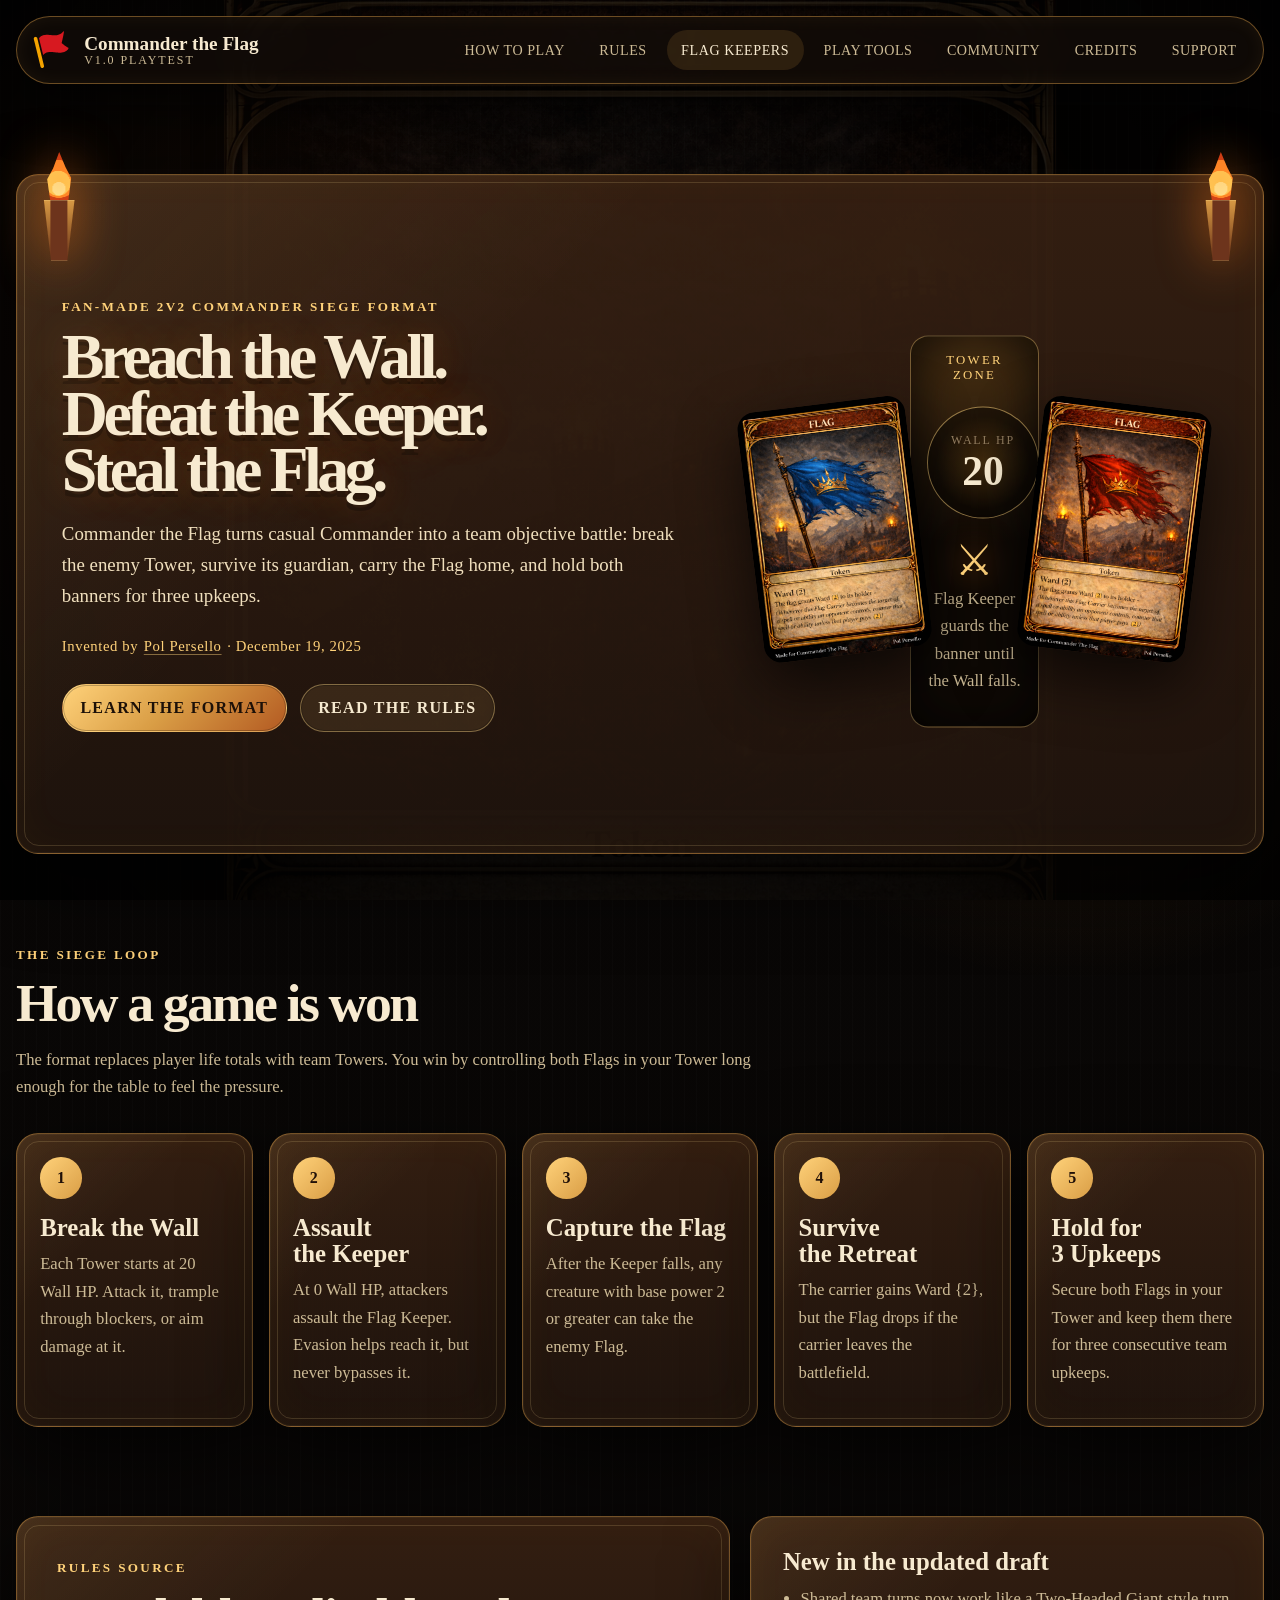
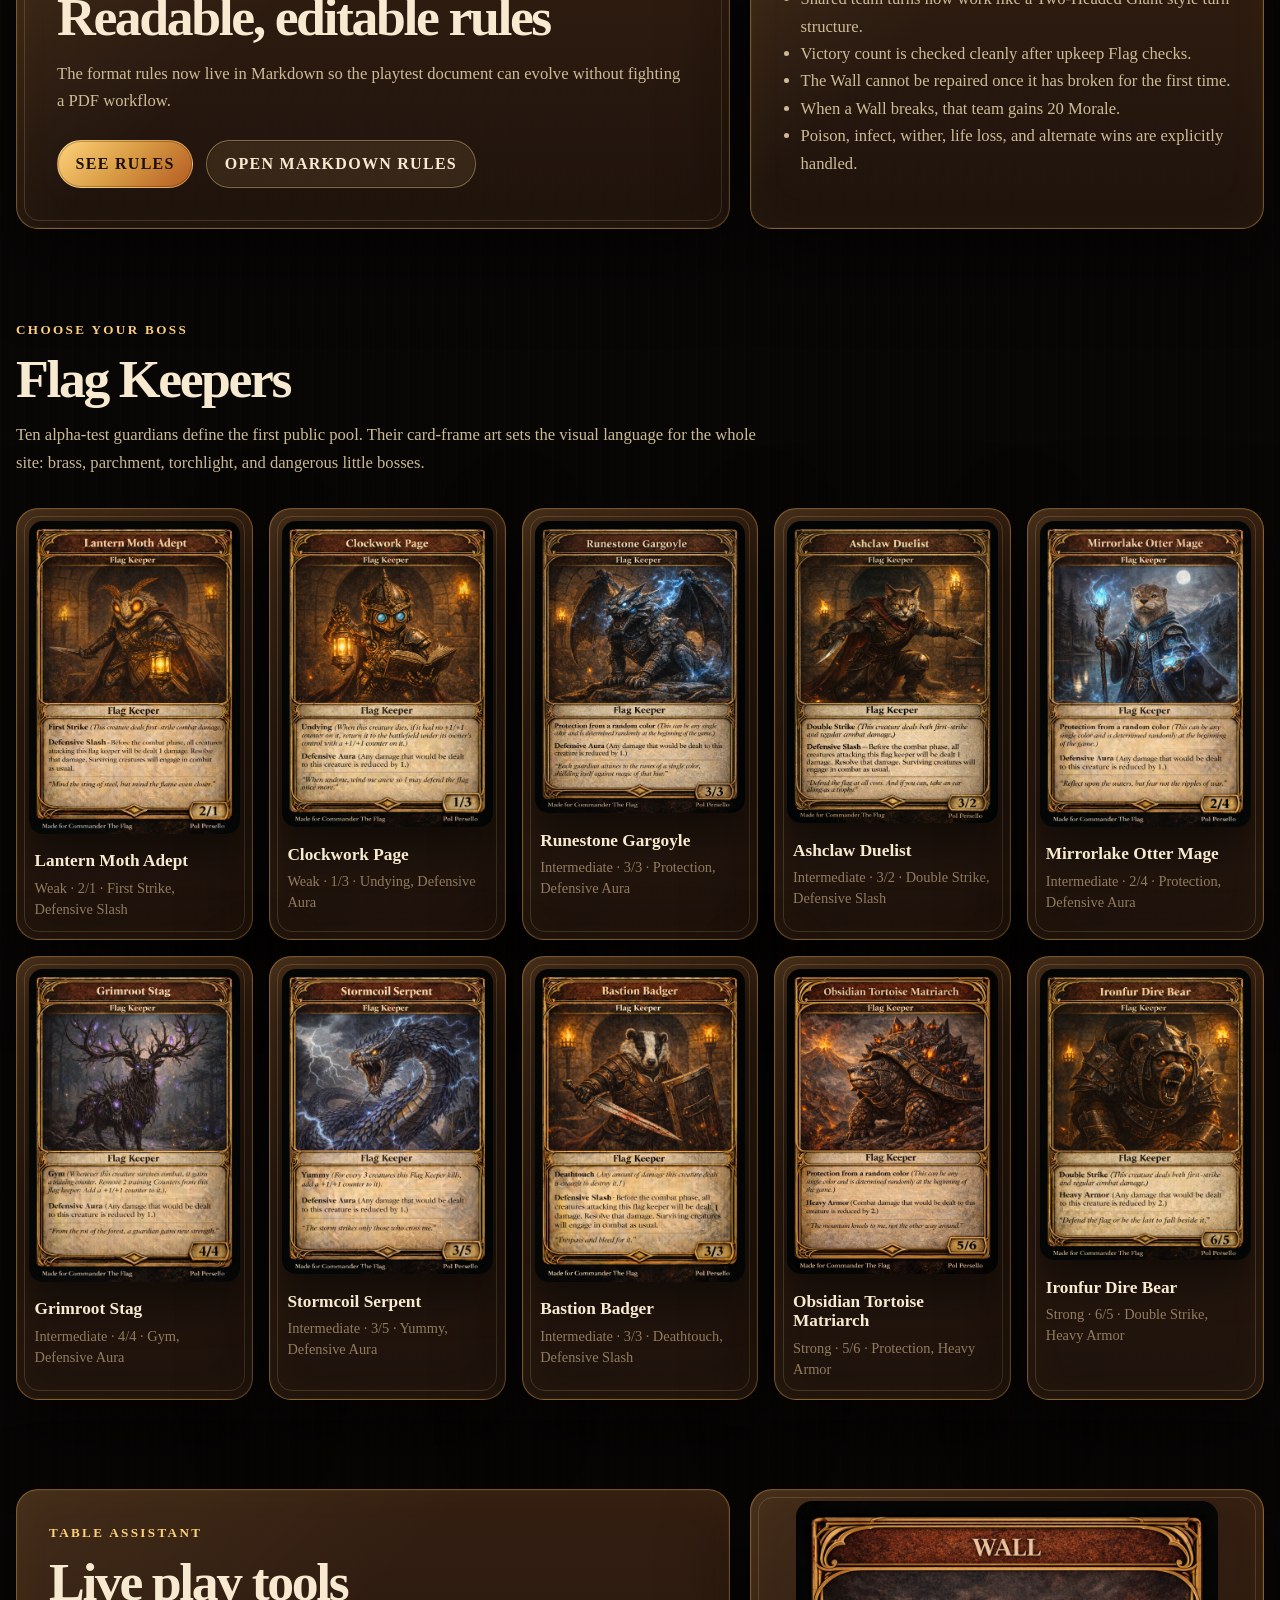
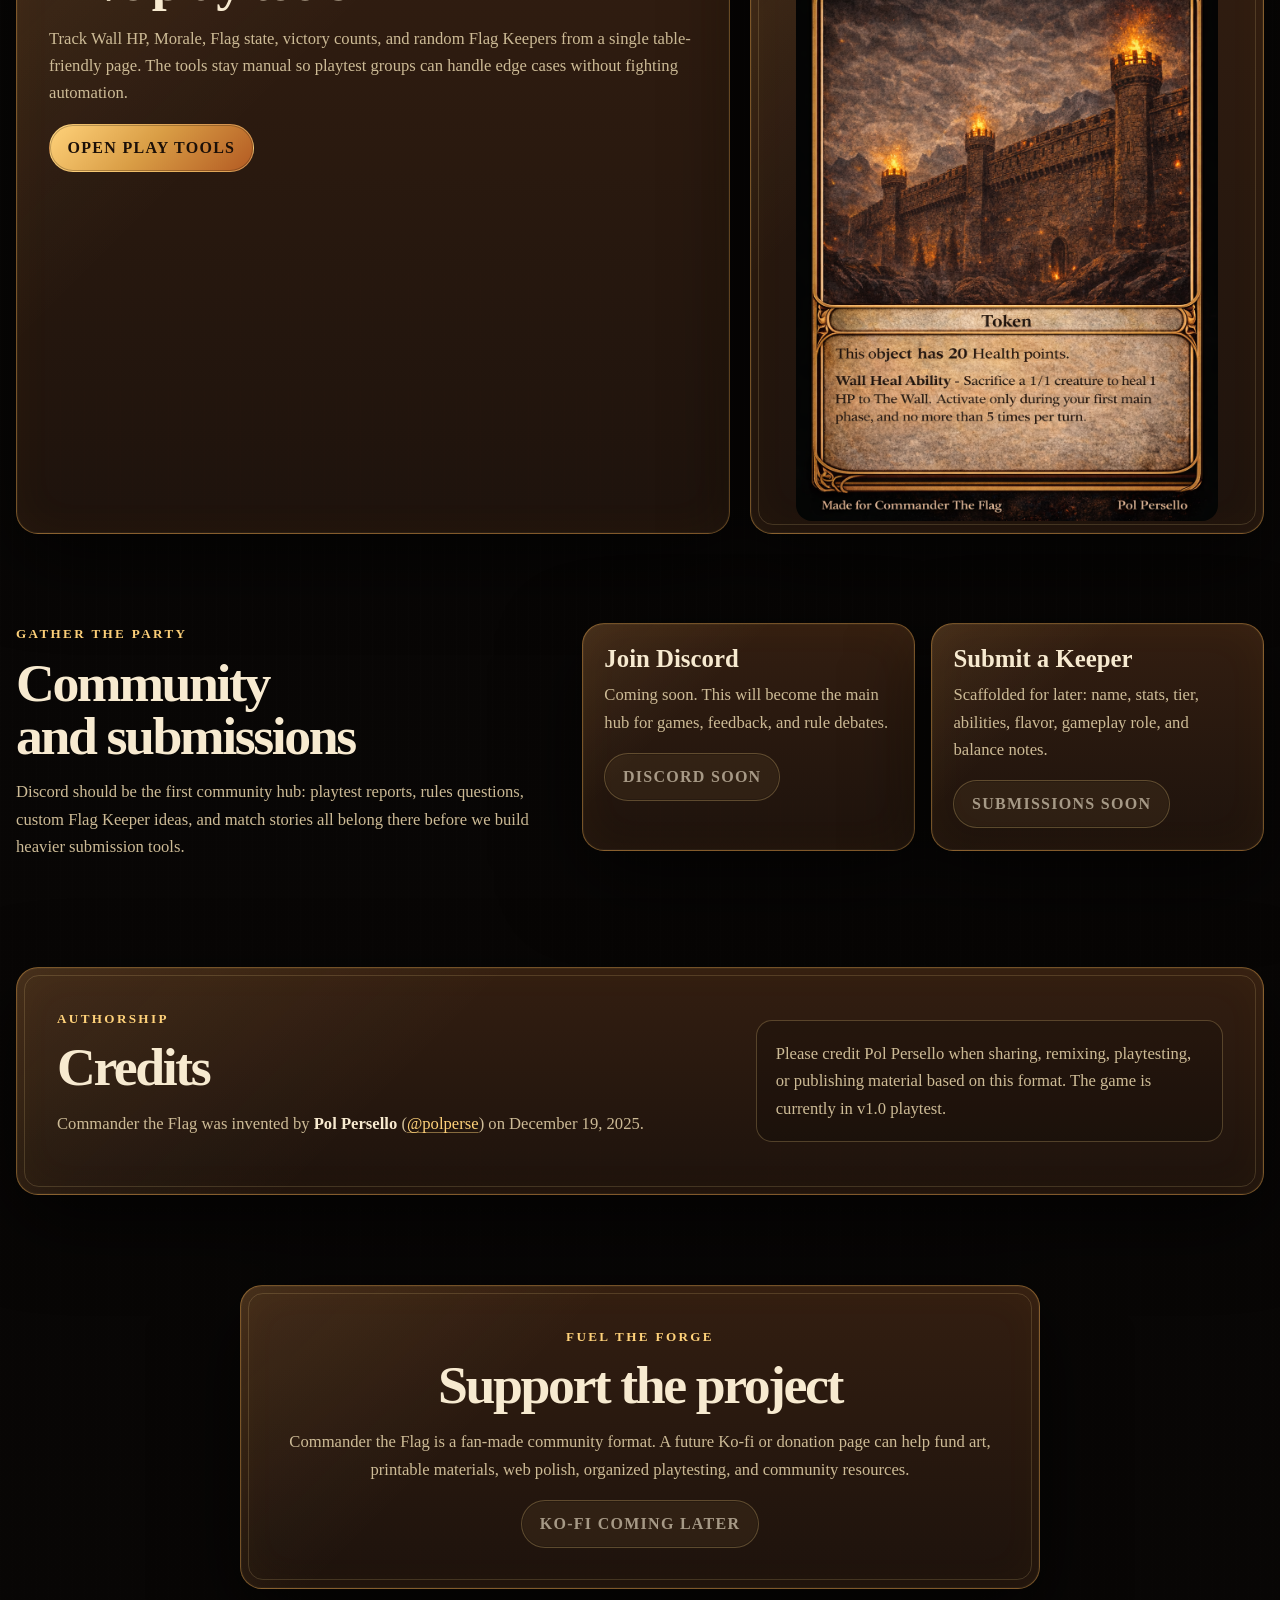
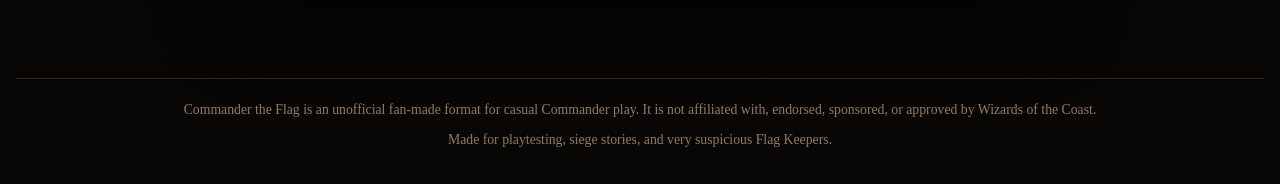
<file: index.html>
<!doctype html>
<html lang="en">
  <head>
    <meta charset="utf-8" />
    <meta name="viewport" content="width=device-width, initial-scale=1" />
    <meta
      name="description"
      content="Commander the Flag is a fan-made 2v2 Commander variant about breaching towers, defeating Flag Keepers, and stealing the enemy flag."
    />
    <meta name="author" content="Pol Persello" />
    <title>Commander the Flag</title>
    <link rel="icon" type="image/svg+xml" href="/favicon/logo.svg" />
    <link rel="icon" href="/favicon/favicon.ico" sizes="any" />
    <link rel="icon" type="image/png" sizes="32x32" href="/favicon/favicon-32x32.png" />
    <link rel="icon" type="image/png" sizes="16x16" href="/favicon/favicon-16x16.png" />
    <link rel="apple-touch-icon" sizes="180x180" href="/favicon/apple-touch-icon.png" />
    <link rel="manifest" href="/favicon/site.webmanifest" />
    <meta name="theme-color" content="#090706" />
    <link rel="stylesheet" href="styles.css" />
    <script type="application/ld+json">
      {
        "@context": "https://schema.org",
        "@type": "CreativeWork",
        "name": "Commander the Flag",
        "creator": {
          "@type": "Person",
          "name": "Pol Persello",
          "sameAs": "https://twitter.com/polperse"
        },
        "dateCreated": "2025-12-19",
        "description": "A fan-made 2v2 Commander variant about breaching towers, defeating Flag Keepers, and stealing the enemy flag."
      }
    </script>
  </head>
  <body>
    <div class="torch torch-left" aria-hidden="true">
      <span class="flame"></span>
      <span class="sconce"></span>
    </div>
    <div class="torch torch-right" aria-hidden="true">
      <span class="flame"></span>
      <span class="sconce"></span>
    </div>
    <div class="embers" aria-hidden="true">
      <span></span>
      <span></span>
      <span></span>
      <span></span>
      <span></span>
      <span></span>
    </div>

    <header class="site-header">
      <a class="brand" href="#top" aria-label="Commander the Flag home">
        <img class="brand-mark" src="favicon/logo.svg" alt="" width="42" height="42" />
        <span>
          <strong>Commander the Flag</strong>
          <small>v1.0 Playtest</small>
        </span>
      </a>

      <button class="nav-toggle" type="button" aria-expanded="false" aria-controls="site-nav">
        Menu
      </button>

      <nav id="site-nav" class="site-nav" aria-label="Primary navigation">
        <a href="#how-to-play">How to Play</a>
        <a href="#rules">Rules</a>
        <a href="#keepers">Flag Keepers</a>
        <a href="tools.html">Play Tools</a>
        <a href="#community">Community</a>
        <a href="#credits">Credits</a>
        <a href="#support">Support</a>
      </nav>
    </header>

    <main id="top">
      <section class="hero section-frame">
        <div class="hero-copy">
          <p class="eyebrow">Fan-made 2v2 Commander siege format</p>
          <h1>
            <span>Breach the Wall.</span>
            <span>Defeat the Keeper.</span>
            <span>Steal the Flag.</span>
          </h1>
          <p class="hero-lede">
            Commander the Flag turns casual Commander into a team objective battle:
            break the enemy Tower, survive its guardian, carry the Flag home, and
            hold both banners for three upkeeps.
          </p>
          <p class="hero-credit">
            Invented by <a href="https://twitter.com/polperse">Pol Persello</a> · December 19, 2025
          </p>
          <div class="hero-actions">
            <a class="button primary" href="#how-to-play">Learn the Format</a>
            <a class="button" href="rules.html">Read the Rules</a>
          </div>
        </div>

        <div class="hero-table" aria-label="Commander the Flag table overview">
          <div class="flag-card blue">
            <img src="flag-keepers/Blue%20Flag.png" alt="Blue team flag token" />
          </div>
          <div class="tower-board">
            <span class="label">Tower Zone</span>
            <div class="wall-meter">
              <span>Wall HP</span>
              <strong>20</strong>
            </div>
            <div class="sigil">⚔</div>
            <p>Flag Keeper guards the banner until the Wall falls.</p>
          </div>
          <div class="flag-card red">
            <img src="flag-keepers/Red%20Flag.png" alt="Red team flag token" />
          </div>
        </div>
      </section>

      <section id="how-to-play" class="content-section">
        <div class="section-heading">
          <p class="eyebrow">The siege loop</p>
          <h2>How a game is won</h2>
          <p>
            The format replaces player life totals with team Towers. You win by
            controlling both Flags in your Tower long enough for the table to feel the pressure.
          </p>
        </div>

        <div class="quest-steps">
          <article>
            <span>1</span>
            <h3>Break the Wall</h3>
            <p>Each Tower starts at 20 Wall HP. Attack it, trample through blockers, or aim damage at it.</p>
          </article>
          <article>
            <span>2</span>
            <h3>Assault the Keeper</h3>
            <p>At 0 Wall HP, attackers assault the Flag Keeper. Evasion helps reach it, but never bypasses it.</p>
          </article>
          <article>
            <span>3</span>
            <h3>Capture the Flag</h3>
            <p>After the Keeper falls, any creature with base power 2 or greater can take the enemy Flag.</p>
          </article>
          <article>
            <span>4</span>
            <h3>Survive the Retreat</h3>
            <p>The carrier gains Ward {2}, but the Flag drops if the carrier leaves the battlefield.</p>
          </article>
          <article>
            <span>5</span>
            <h3>Hold for 3 Upkeeps</h3>
            <p>Secure both Flags in your Tower and keep them there for three consecutive team upkeeps.</p>
          </article>
        </div>
      </section>

      <section id="rules" class="content-section split-section">
        <div class="rules-panel section-frame">
          <p class="eyebrow">Rules source</p>
          <h2>Readable, editable rules</h2>
          <p>
            The format rules now live in Markdown so the playtest document can evolve without
            fighting a PDF workflow.
          </p>
          <div class="rule-links">
            <a class="button primary" href="rules.html">See Rules</a>
            <a class="button" href="COMMANDER_THE_FLAG_RULES.md">Open Markdown Rules</a>
          </div>
        </div>

        <div class="morale-panel">
          <h3>New in the updated draft</h3>
          <ul>
            <li>Shared team turns now work like a Two-Headed Giant style turn structure.</li>
            <li>Victory count is checked cleanly after upkeep Flag checks.</li>
            <li>The Wall cannot be repaired once it has broken for the first time.</li>
            <li>When a Wall breaks, that team gains 20 Morale.</li>
            <li>Poison, infect, wither, life loss, and alternate wins are explicitly handled.</li>
          </ul>
        </div>
      </section>

      <section id="keepers" class="content-section">
        <div class="section-heading">
          <p class="eyebrow">Choose your boss</p>
          <h2>Flag Keepers</h2>
          <p>
            Ten alpha-test guardians define the first public pool. Their card-frame art sets the visual
            language for the whole site: brass, parchment, torchlight, and dangerous little bosses.
          </p>
        </div>

        <div class="keeper-grid">
          <article class="keeper-card">
            <img src="flag-keepers/Lantern%20Moth.png" alt="Lantern Moth Adept card" />
            <h3>Lantern Moth Adept</h3>
            <p>Weak · 2/1 · First Strike, Defensive Slash</p>
          </article>
          <article class="keeper-card">
            <img src="flag-keepers/Clockwork%20Page.png" alt="Clockwork Page card" />
            <h3>Clockwork Page</h3>
            <p>Weak · 1/3 · Undying, Defensive Aura</p>
          </article>
          <article class="keeper-card">
            <img src="flag-keepers/Runestone%20Gargoyle.png" alt="Runestone Gargoyle card" />
            <h3>Runestone Gargoyle</h3>
            <p>Intermediate · 3/3 · Protection, Defensive Aura</p>
          </article>
          <article class="keeper-card">
            <img src="flag-keepers/Ashclaw%20Duelist.png" alt="Ashclaw Duelist card" />
            <h3>Ashclaw Duelist</h3>
            <p>Intermediate · 3/2 · Double Strike, Defensive Slash</p>
          </article>
          <article class="keeper-card">
            <img src="flag-keepers/Otter%20Mage.png" alt="Mirrorlake Otter Mage card" />
            <h3>Mirrorlake Otter Mage</h3>
            <p>Intermediate · 2/4 · Protection, Defensive Aura</p>
          </article>
          <article class="keeper-card">
            <img src="flag-keepers/Grimroot%20Stag.png" alt="Grimroot Stag card" />
            <h3>Grimroot Stag</h3>
            <p>Intermediate · 4/4 · Gym, Defensive Aura</p>
          </article>
          <article class="keeper-card">
            <img src="flag-keepers/Stormcoil%20Serpent.png" alt="Stormcoil Serpent card" />
            <h3>Stormcoil Serpent</h3>
            <p>Intermediate · 3/5 · Yummy, Defensive Aura</p>
          </article>
          <article class="keeper-card">
            <img src="flag-keepers/bastion%20Badger.png" alt="Bastion Badger card" />
            <h3>Bastion Badger</h3>
            <p>Intermediate · 3/3 · Deathtouch, Defensive Slash</p>
          </article>
          <article class="keeper-card">
            <img src="flag-keepers/Obsidian%20Tortoise.png" alt="Obsidian Tortoise Matriarch card" />
            <h3>Obsidian Tortoise Matriarch</h3>
            <p>Strong · 5/6 · Protection, Heavy Armor</p>
          </article>
          <article class="keeper-card">
            <img src="flag-keepers/Ironfur%20Bear.png" alt="Ironfur Dire Bear card" />
            <h3>Ironfur Dire Bear</h3>
            <p>Strong · 6/5 · Double Strike, Heavy Armor</p>
          </article>
        </div>
      </section>

      <section class="content-section split-section">
        <div class="coming-soon">
          <p class="eyebrow">Table assistant</p>
          <h2>Live play tools</h2>
          <p>
            Track Wall HP, Morale, Flag state, victory counts, and random Flag Keepers from a
            single table-friendly page. The tools stay manual so playtest groups can handle edge
            cases without fighting automation.
          </p>
          <a class="button primary" href="tools.html">Open Play Tools</a>
        </div>

        <div class="wall-art section-frame">
          <img src="flag-keepers/The%20Wall%20(print%202).png" alt="Wall token card" />
        </div>
      </section>

      <section id="community" class="content-section community-section">
        <div>
          <p class="eyebrow">Gather the party</p>
          <h2>Community and submissions</h2>
          <p>
            Discord should be the first community hub: playtest reports, rules questions, custom
            Flag Keeper ideas, and match stories all belong there before we build heavier submission tools.
          </p>
        </div>
        <div class="community-cards">
          <article>
            <h3>Join Discord</h3>
            <p>Coming soon. This will become the main hub for games, feedback, and rule debates.</p>
            <a class="button disabled" href="#" aria-disabled="true">Discord Soon</a>
          </article>
          <article>
            <h3>Submit a Keeper</h3>
            <p>Scaffolded for later: name, stats, tier, abilities, flavor, gameplay role, and balance notes.</p>
            <a class="button disabled" href="#" aria-disabled="true">Submissions Soon</a>
          </article>
        </div>
      </section>

      <section id="credits" class="content-section credits-section section-frame">
        <div>
          <p class="eyebrow">Authorship</p>
          <h2>Credits</h2>
          <p>
            Commander the Flag was invented by <strong>Pol Persello</strong>
            (<a href="https://twitter.com/polperse">@polperse</a>) on
            <time datetime="2025-12-19">December 19, 2025</time>.
          </p>
        </div>
        <p class="credit-note">
          Please credit Pol Persello when sharing, remixing, playtesting, or publishing material
          based on this format. The game is currently in v1.0 playtest.
        </p>
      </section>

      <section id="support" class="content-section support-section section-frame">
        <p class="eyebrow">Fuel the forge</p>
        <h2>Support the project</h2>
        <p>
          Commander the Flag is a fan-made community format. A future Ko-fi or donation page can help
          fund art, printable materials, web polish, organized playtesting, and community resources.
        </p>
        <a class="button disabled" href="#" aria-disabled="true">Ko-fi Coming Later</a>
      </section>
    </main>

    <footer class="site-footer">
      <p>
        Commander the Flag is an unofficial fan-made format for casual Commander play. It is not
        affiliated with, endorsed, sponsored, or approved by Wizards of the Coast.
      </p>
      <p>Made for playtesting, siege stories, and very suspicious Flag Keepers.</p>
    </footer>

    <script src="script.js"></script>
  </body>
</html>
</file>
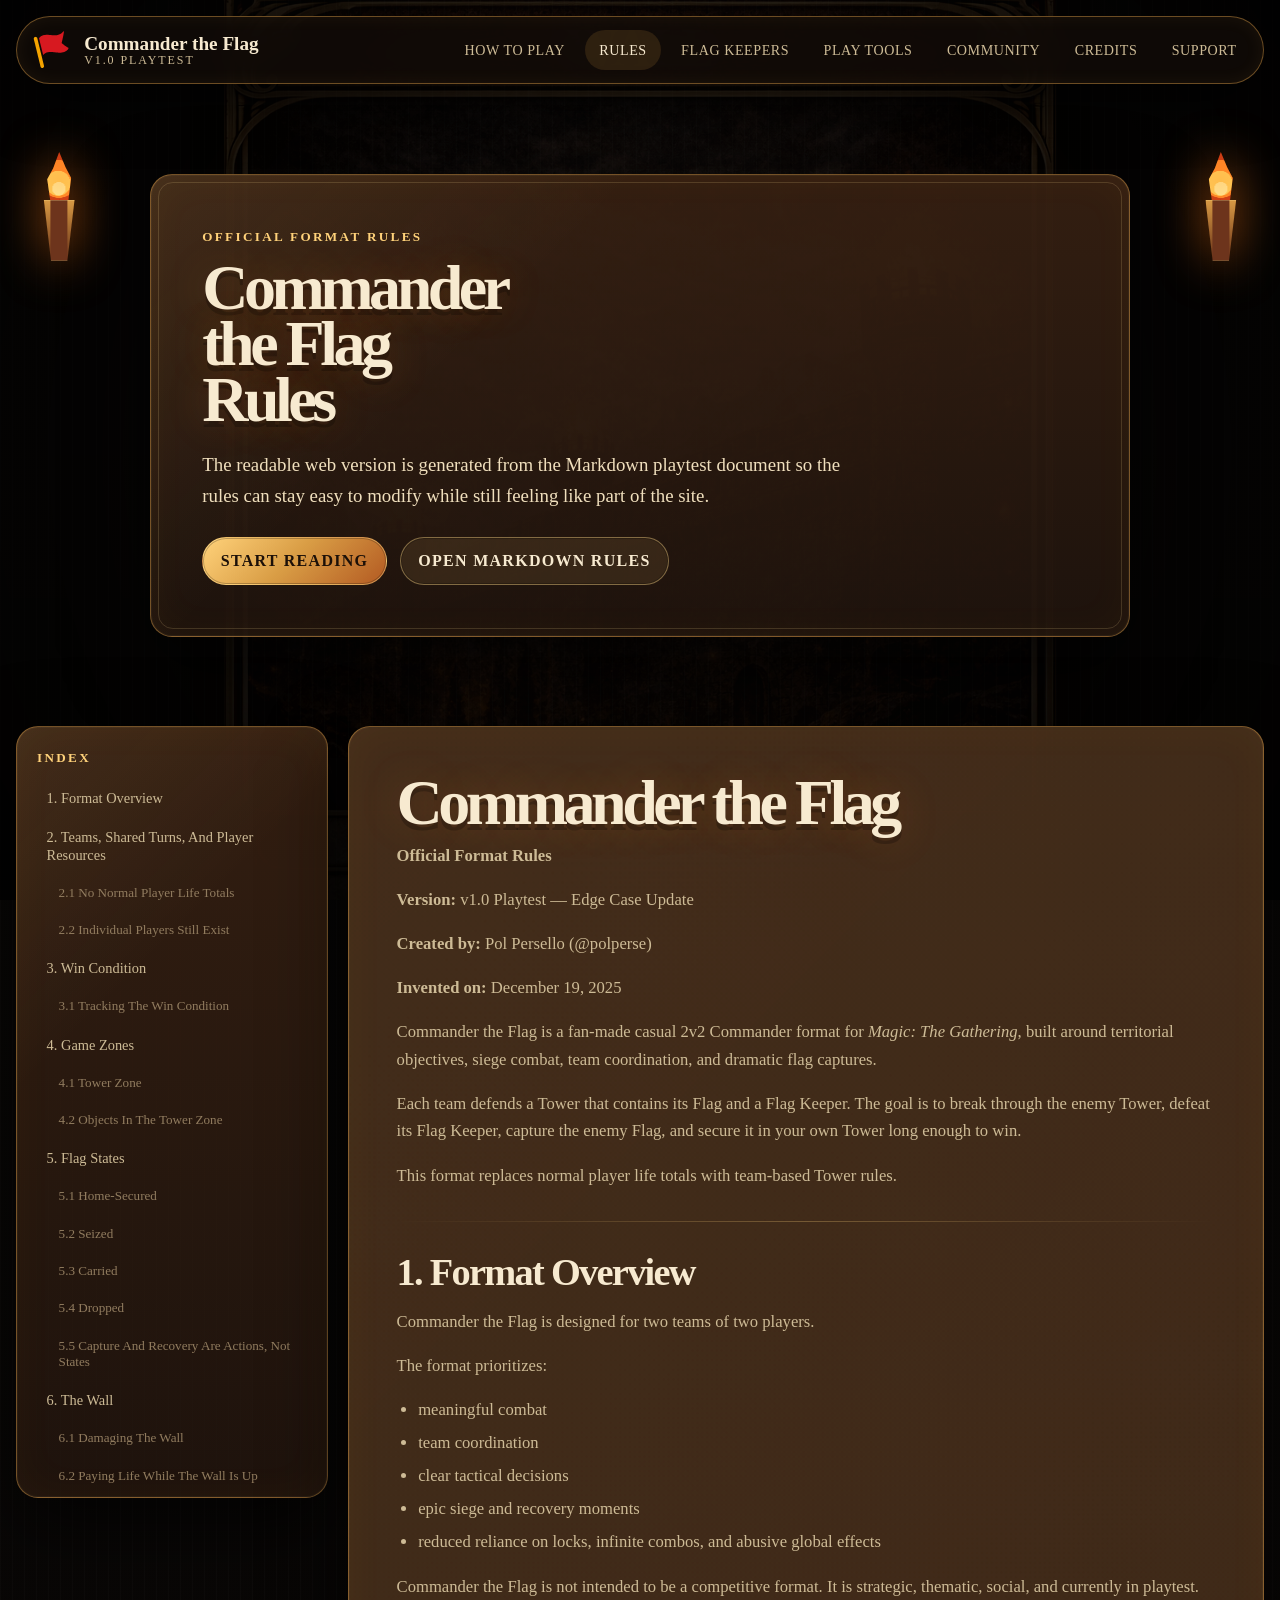
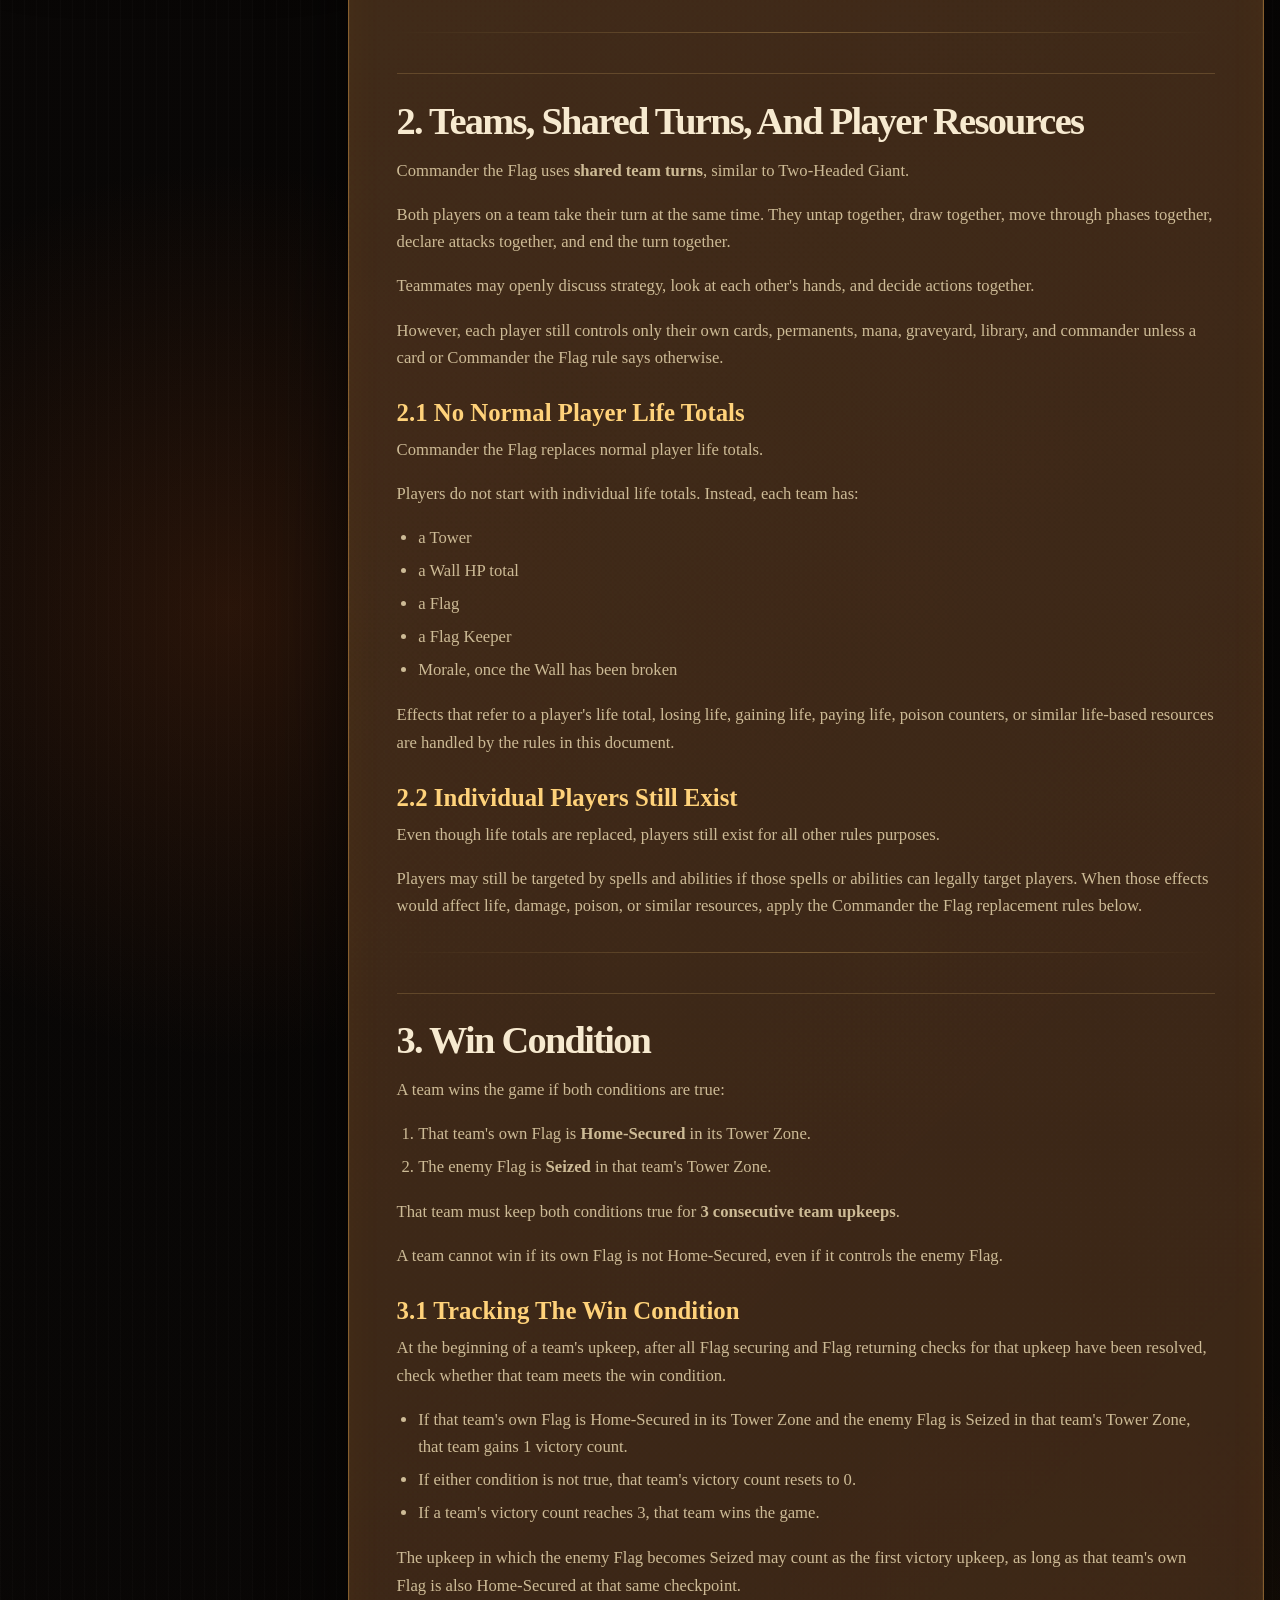
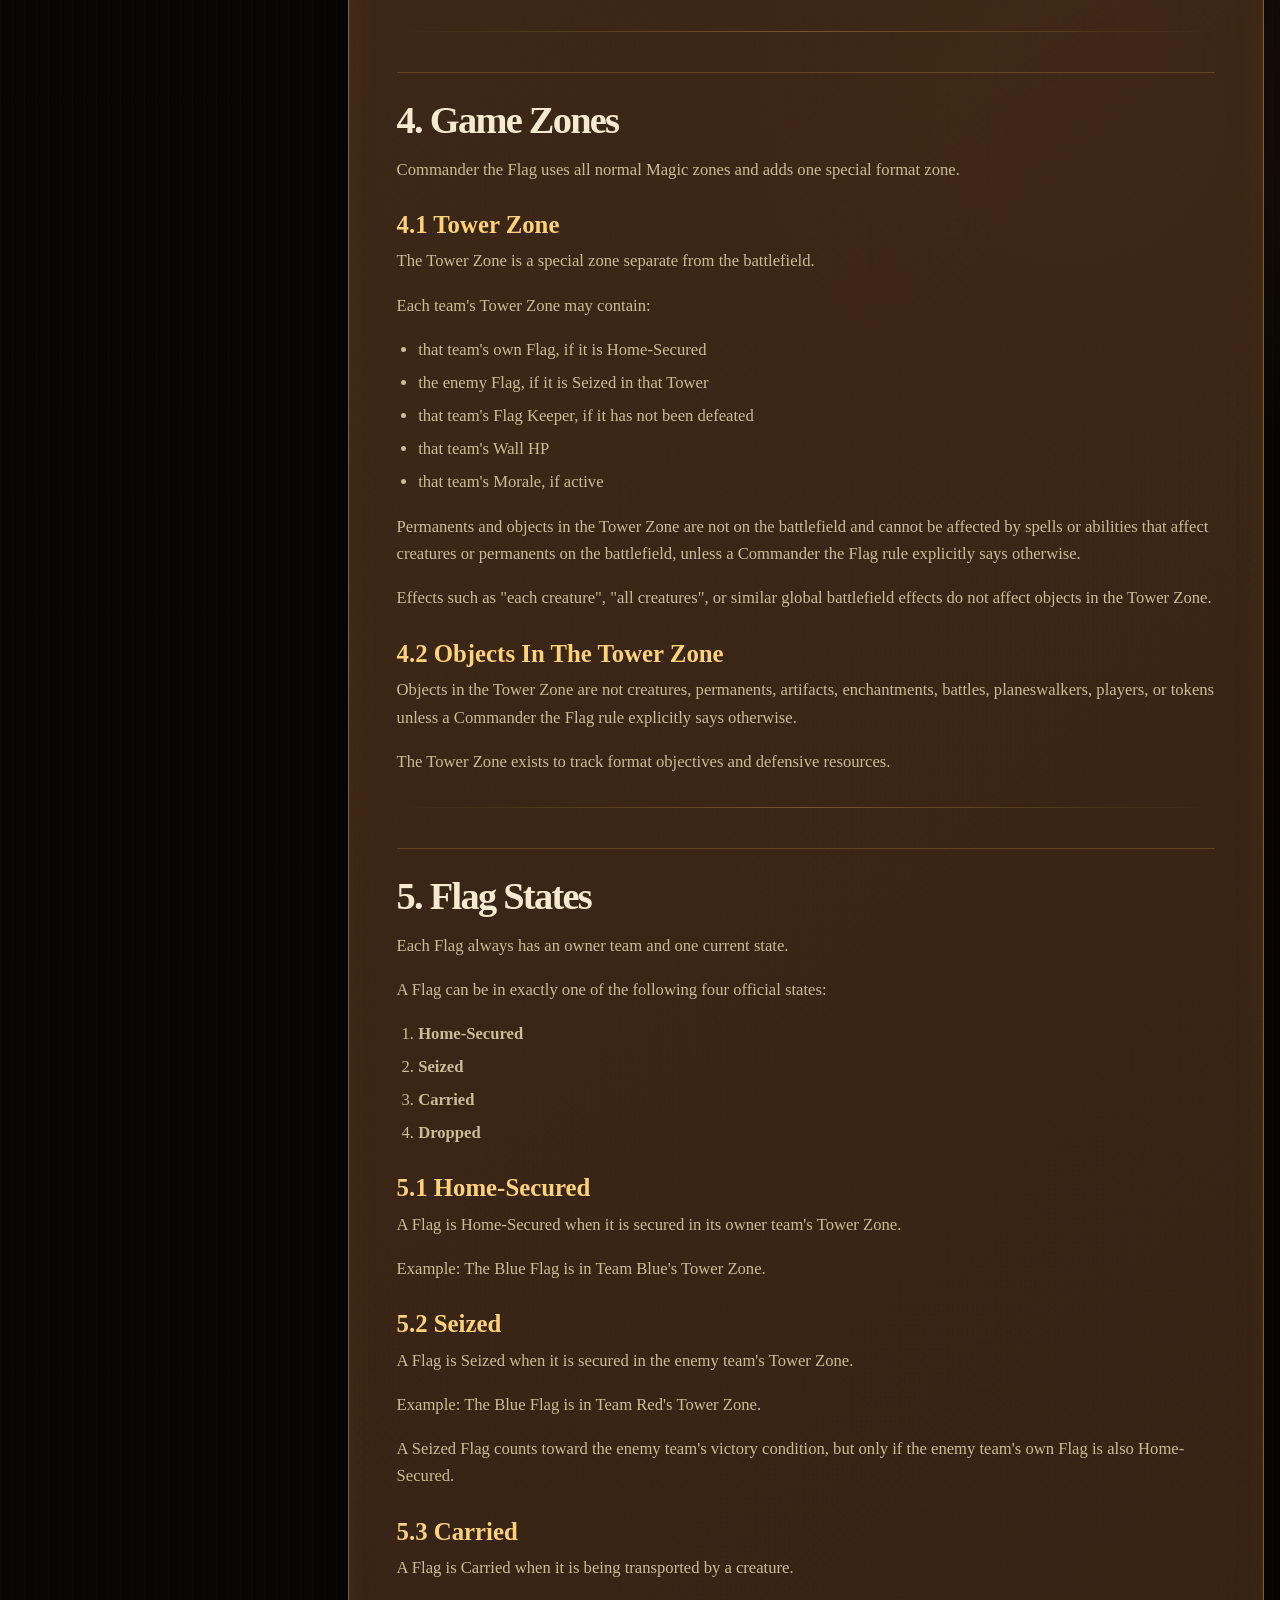
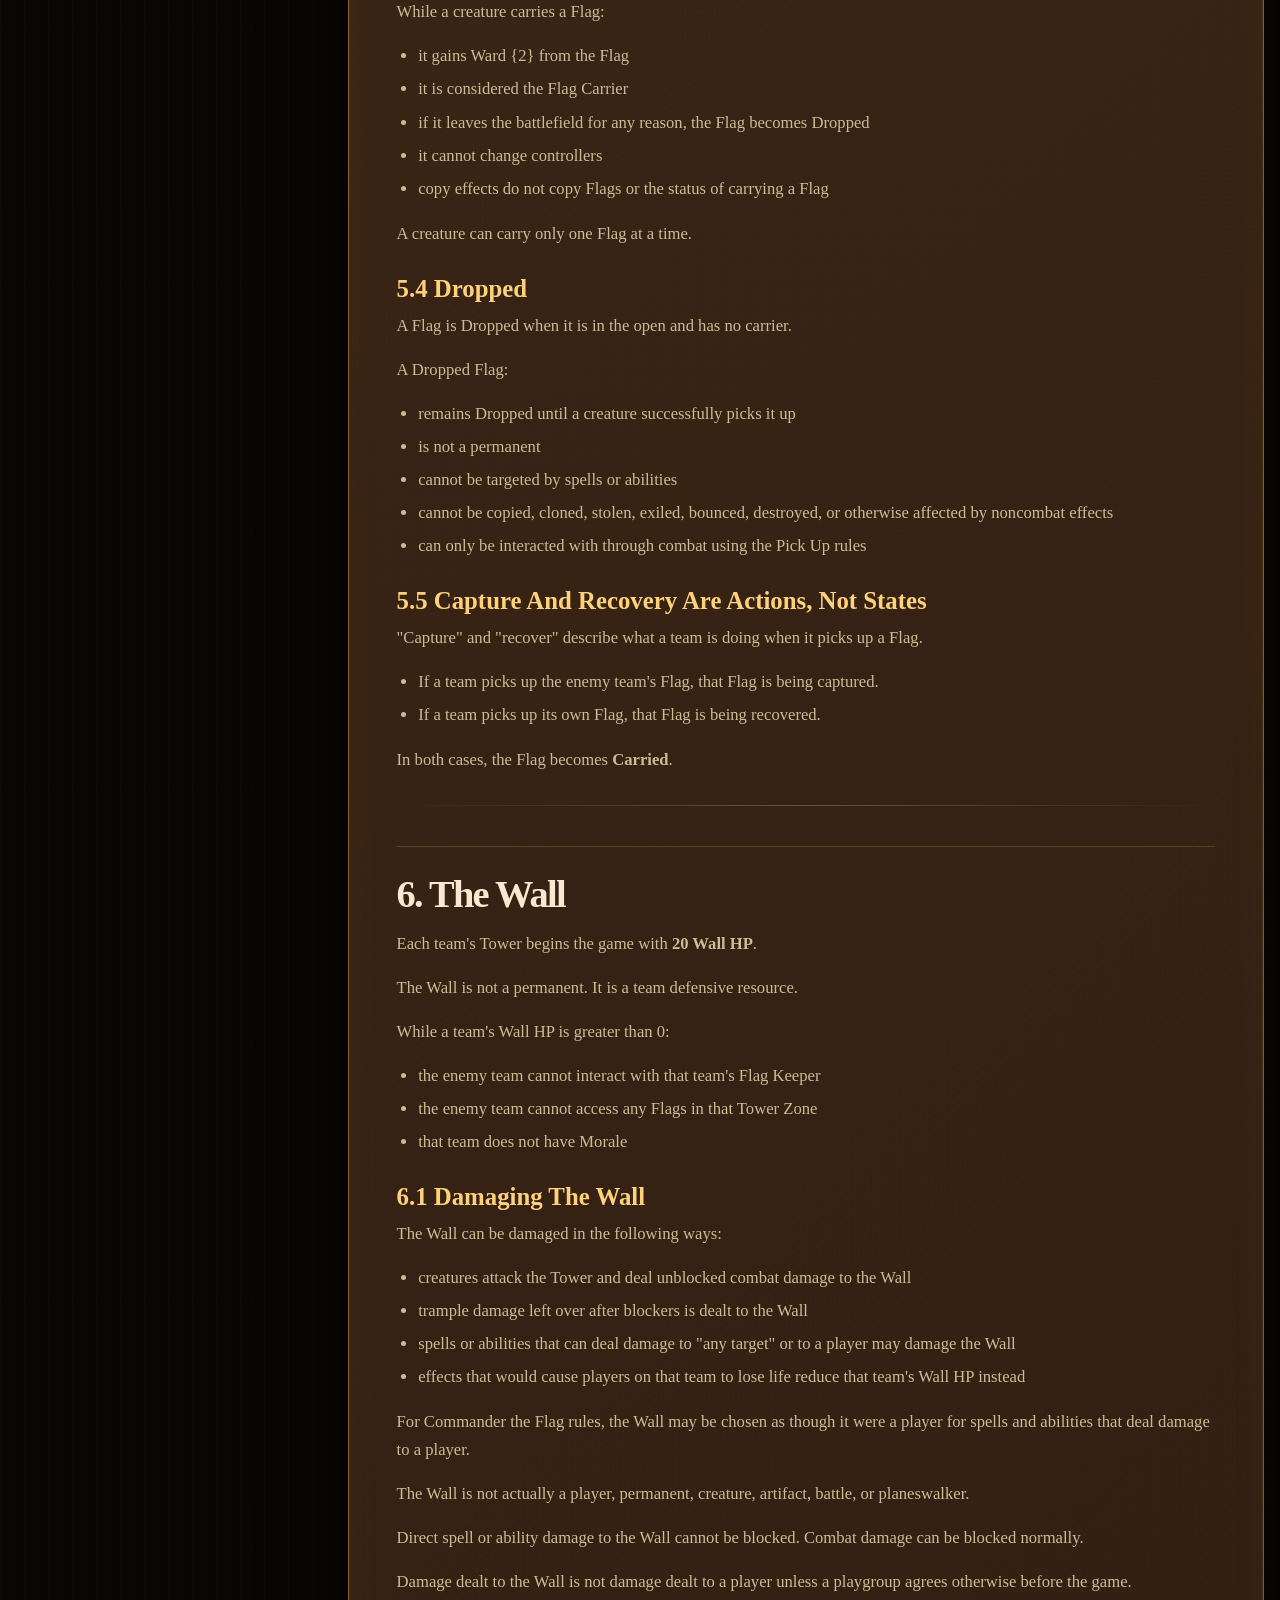
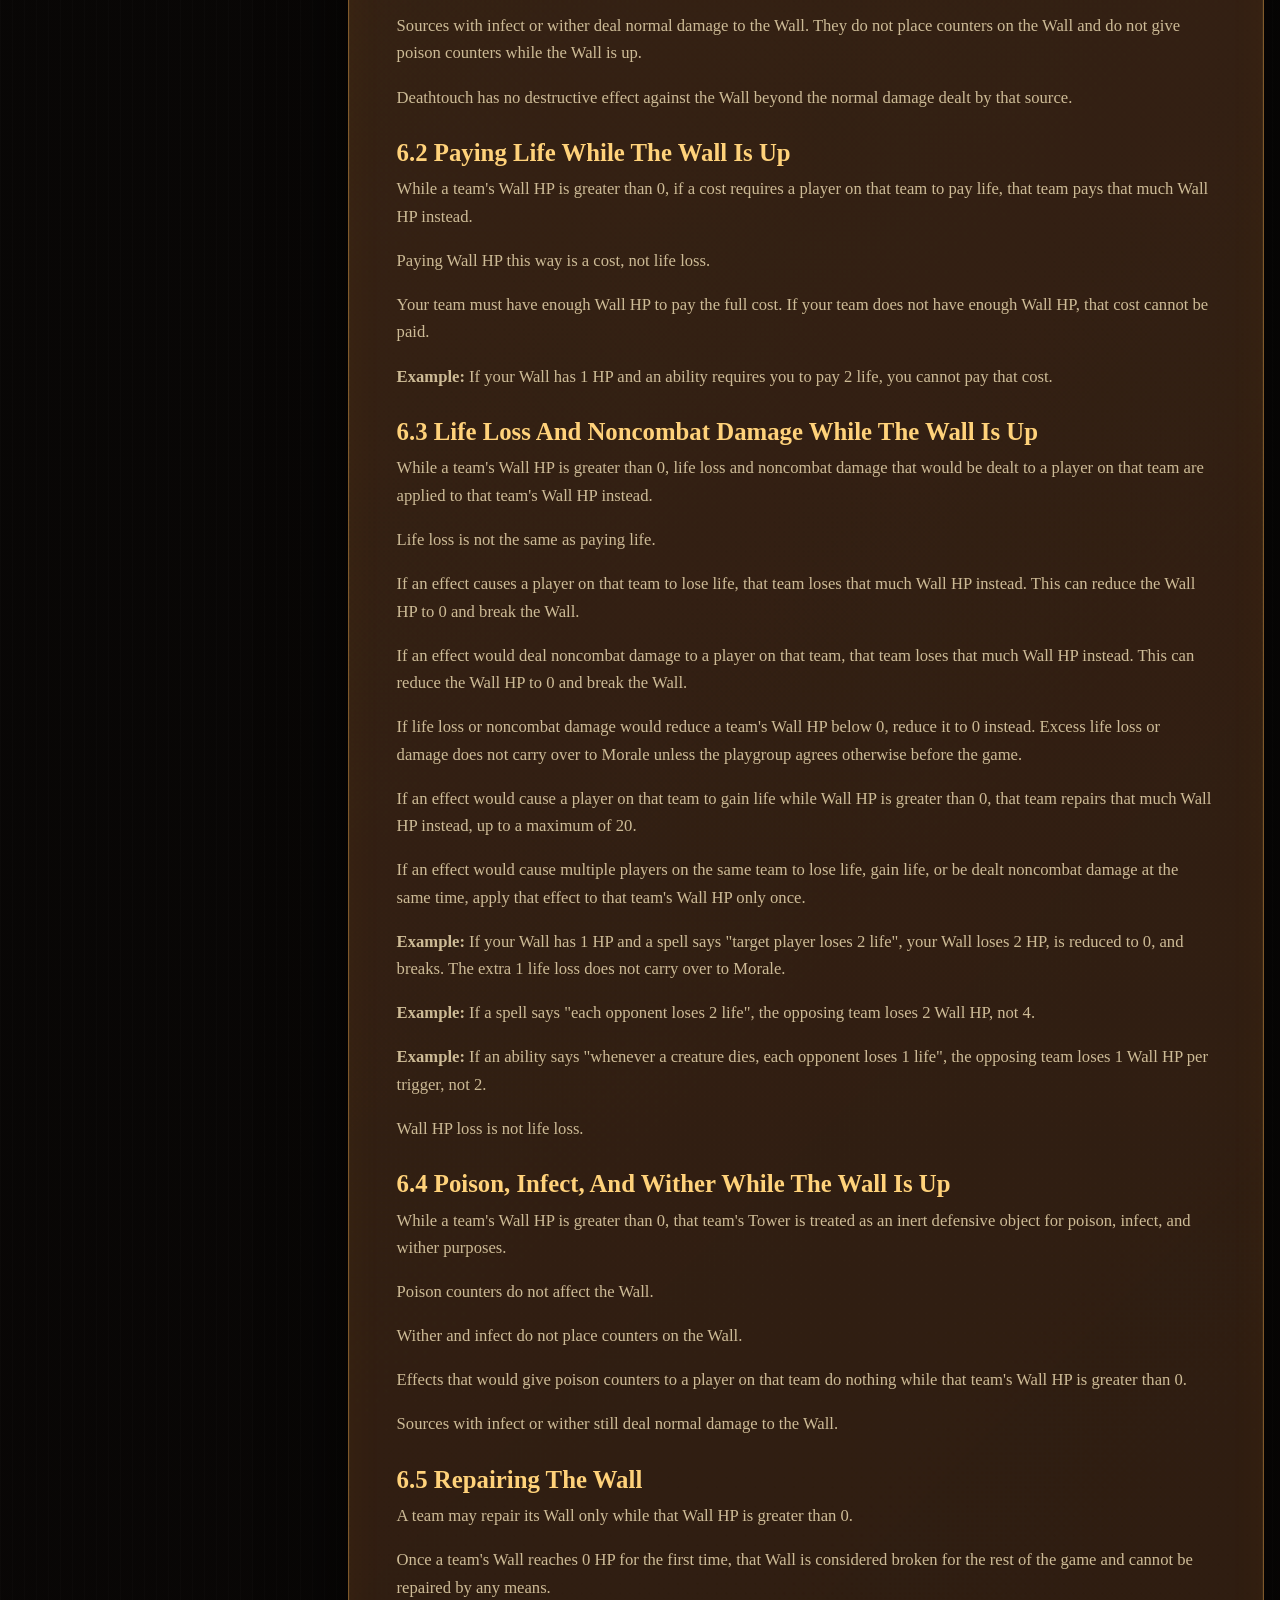
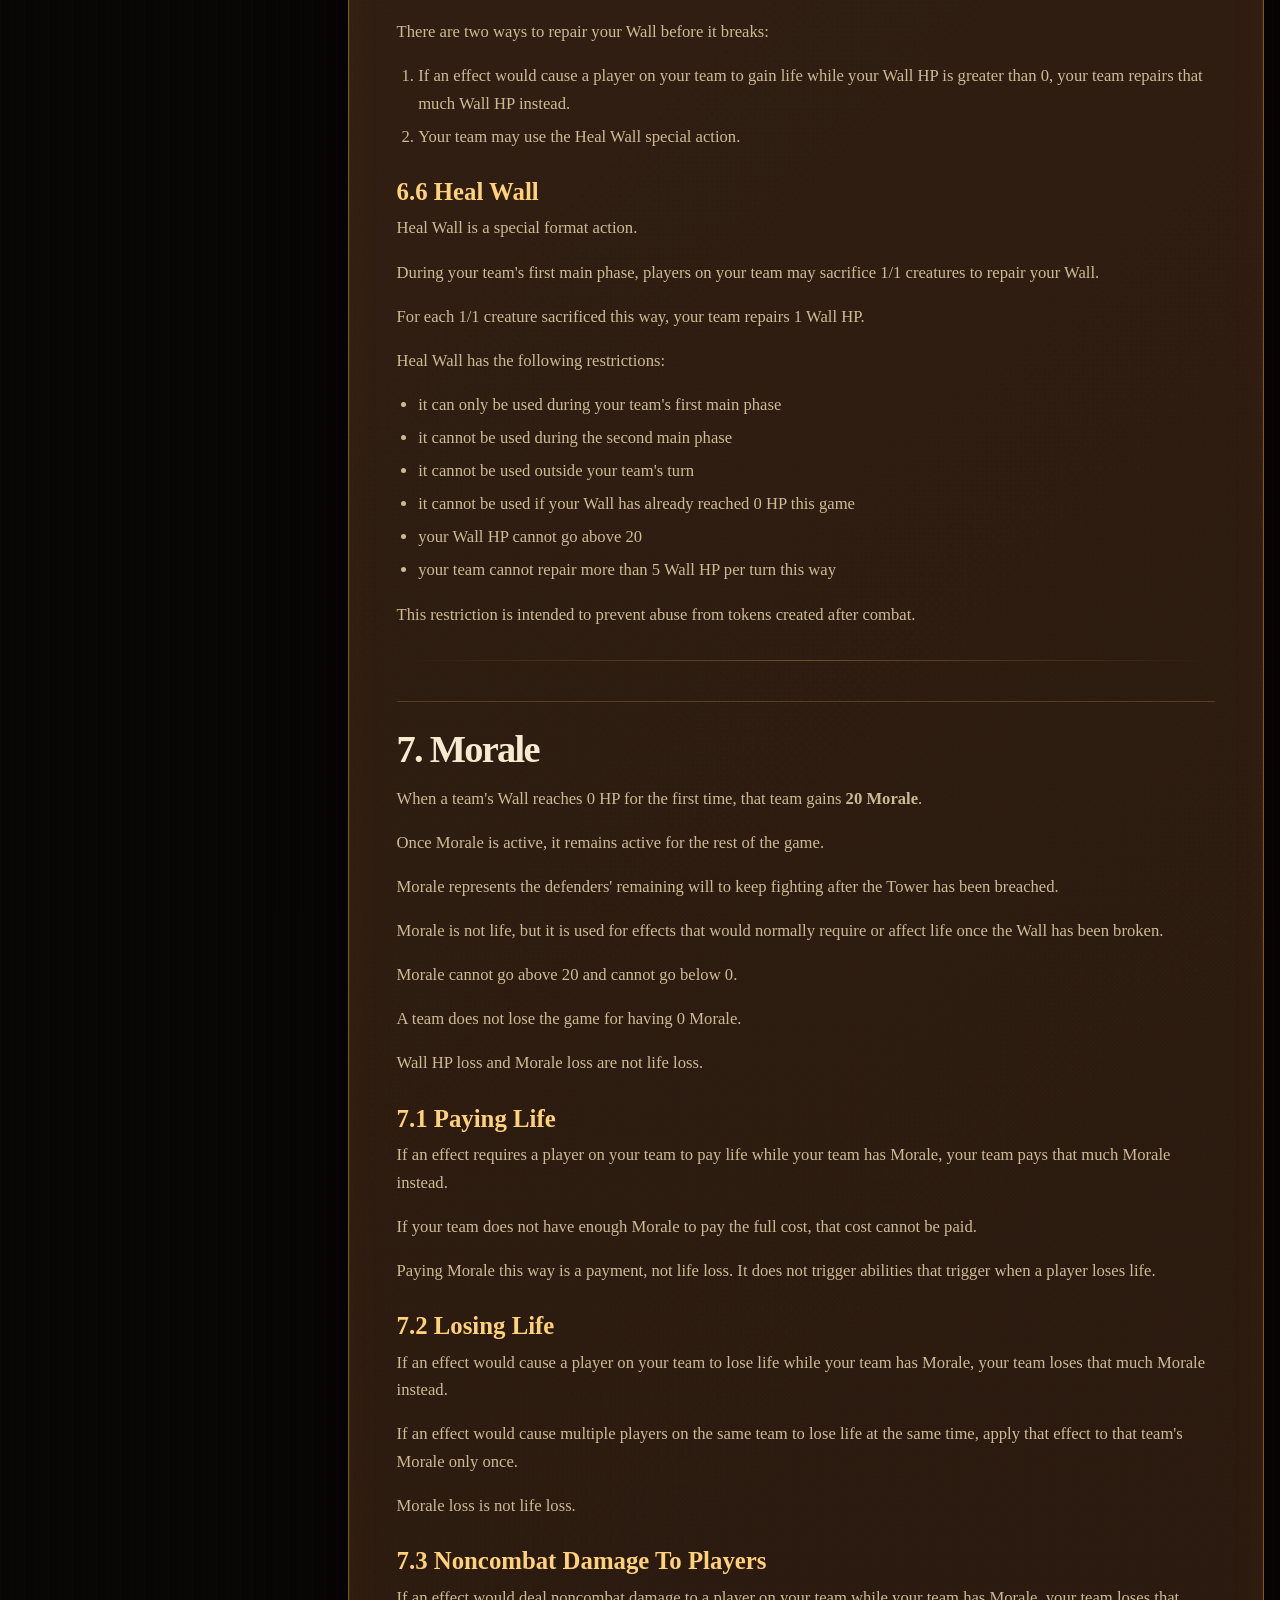
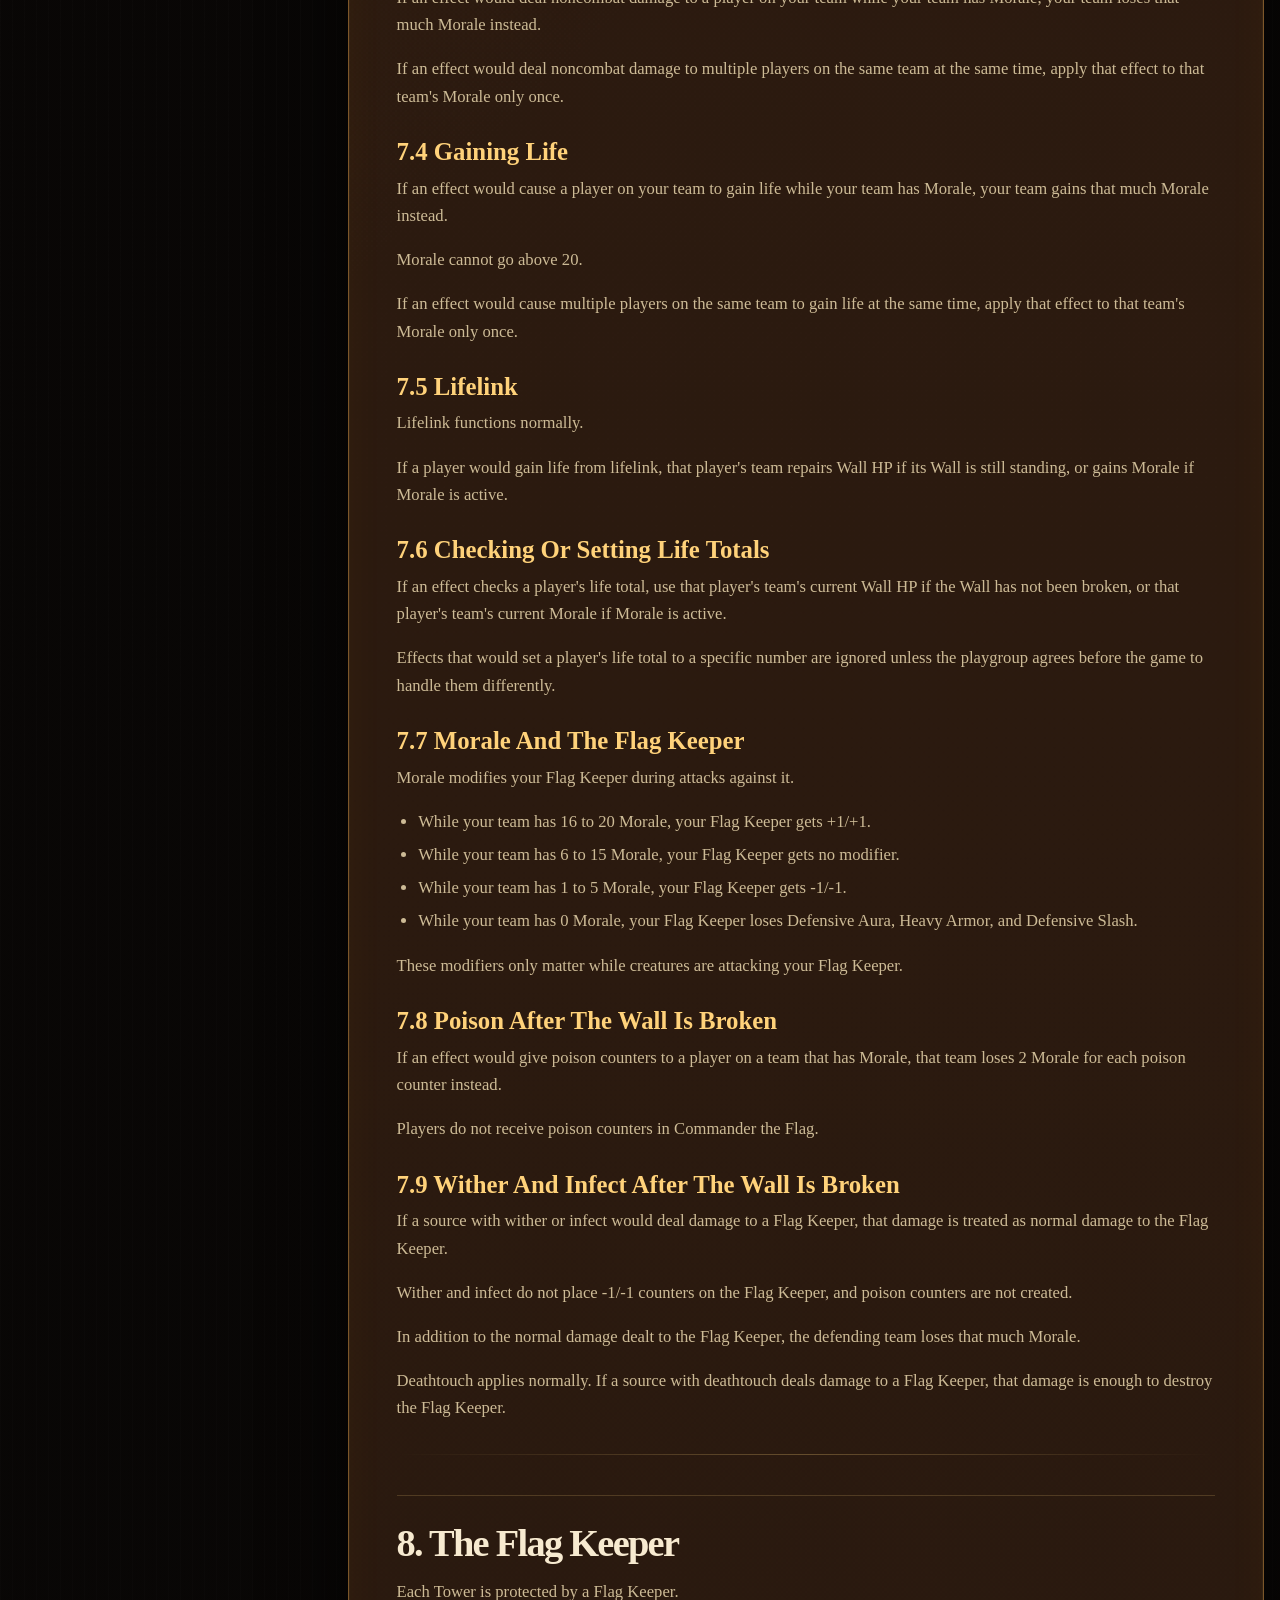
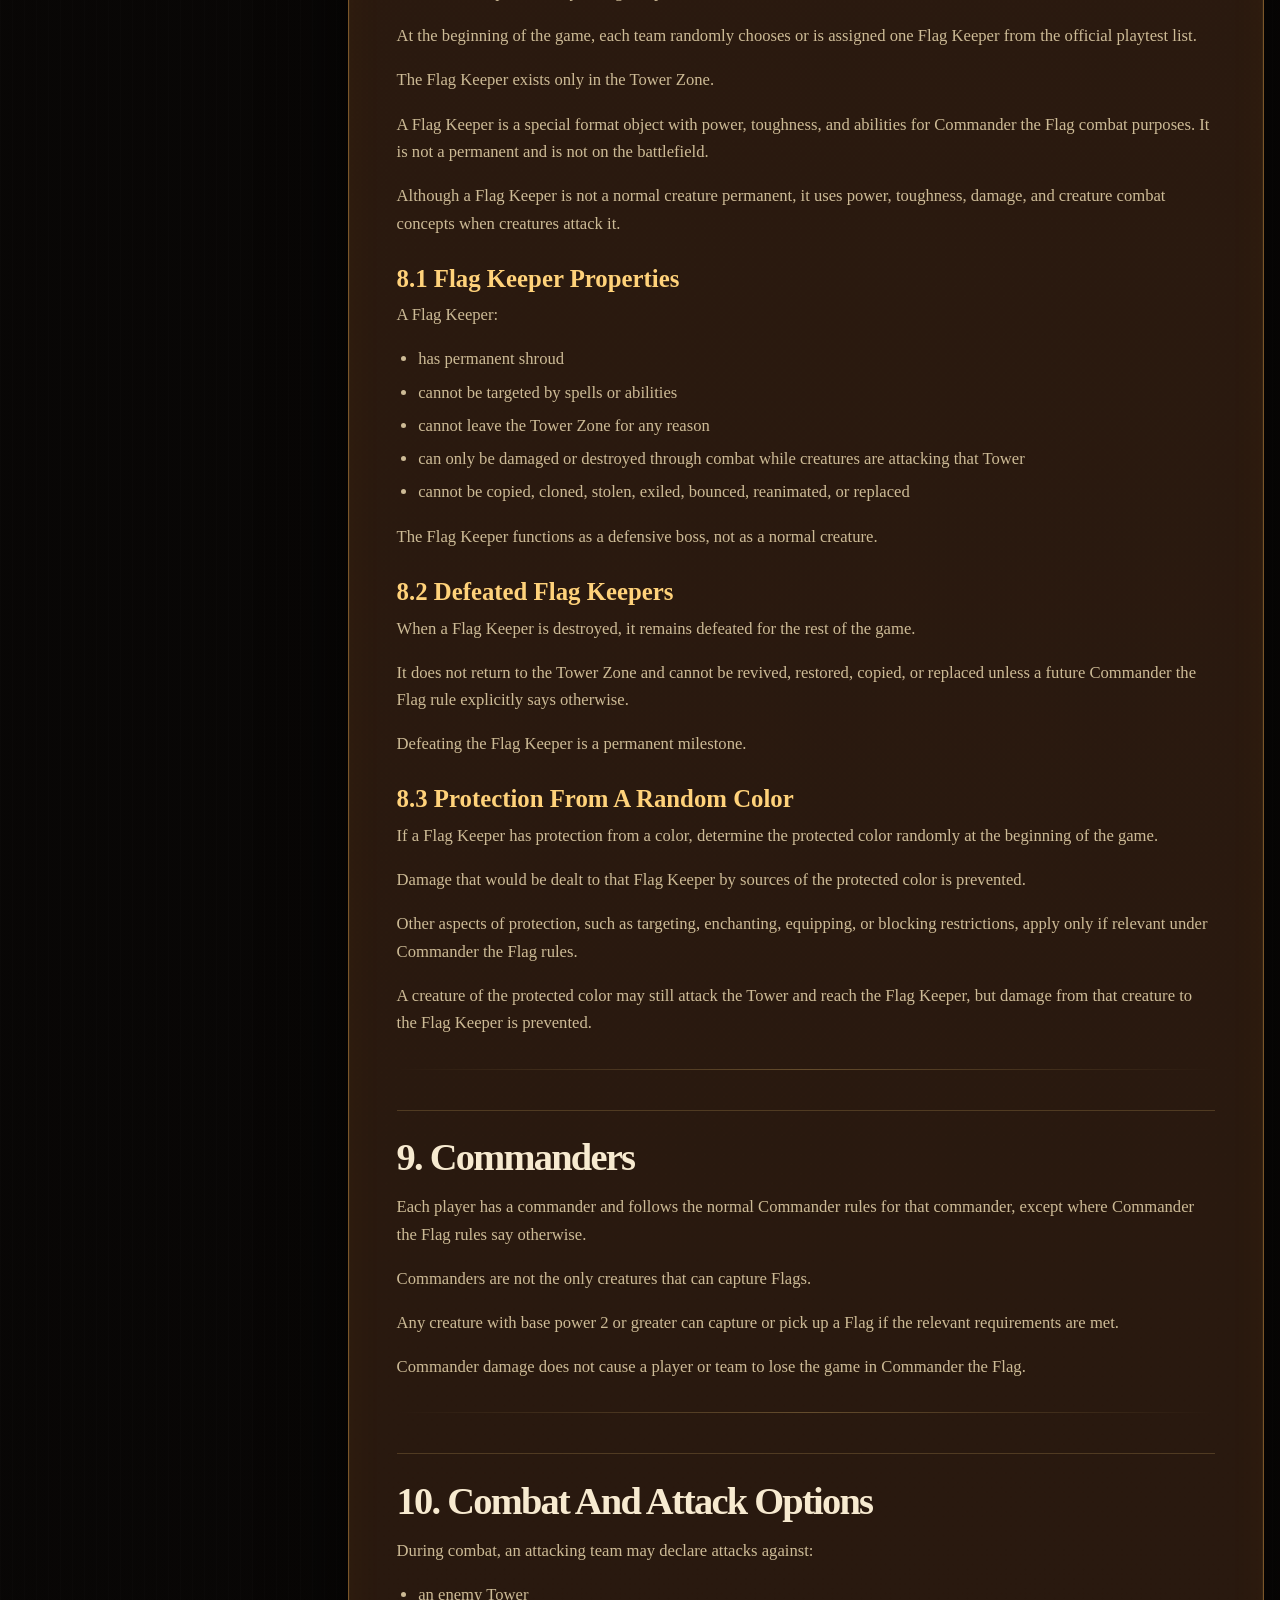
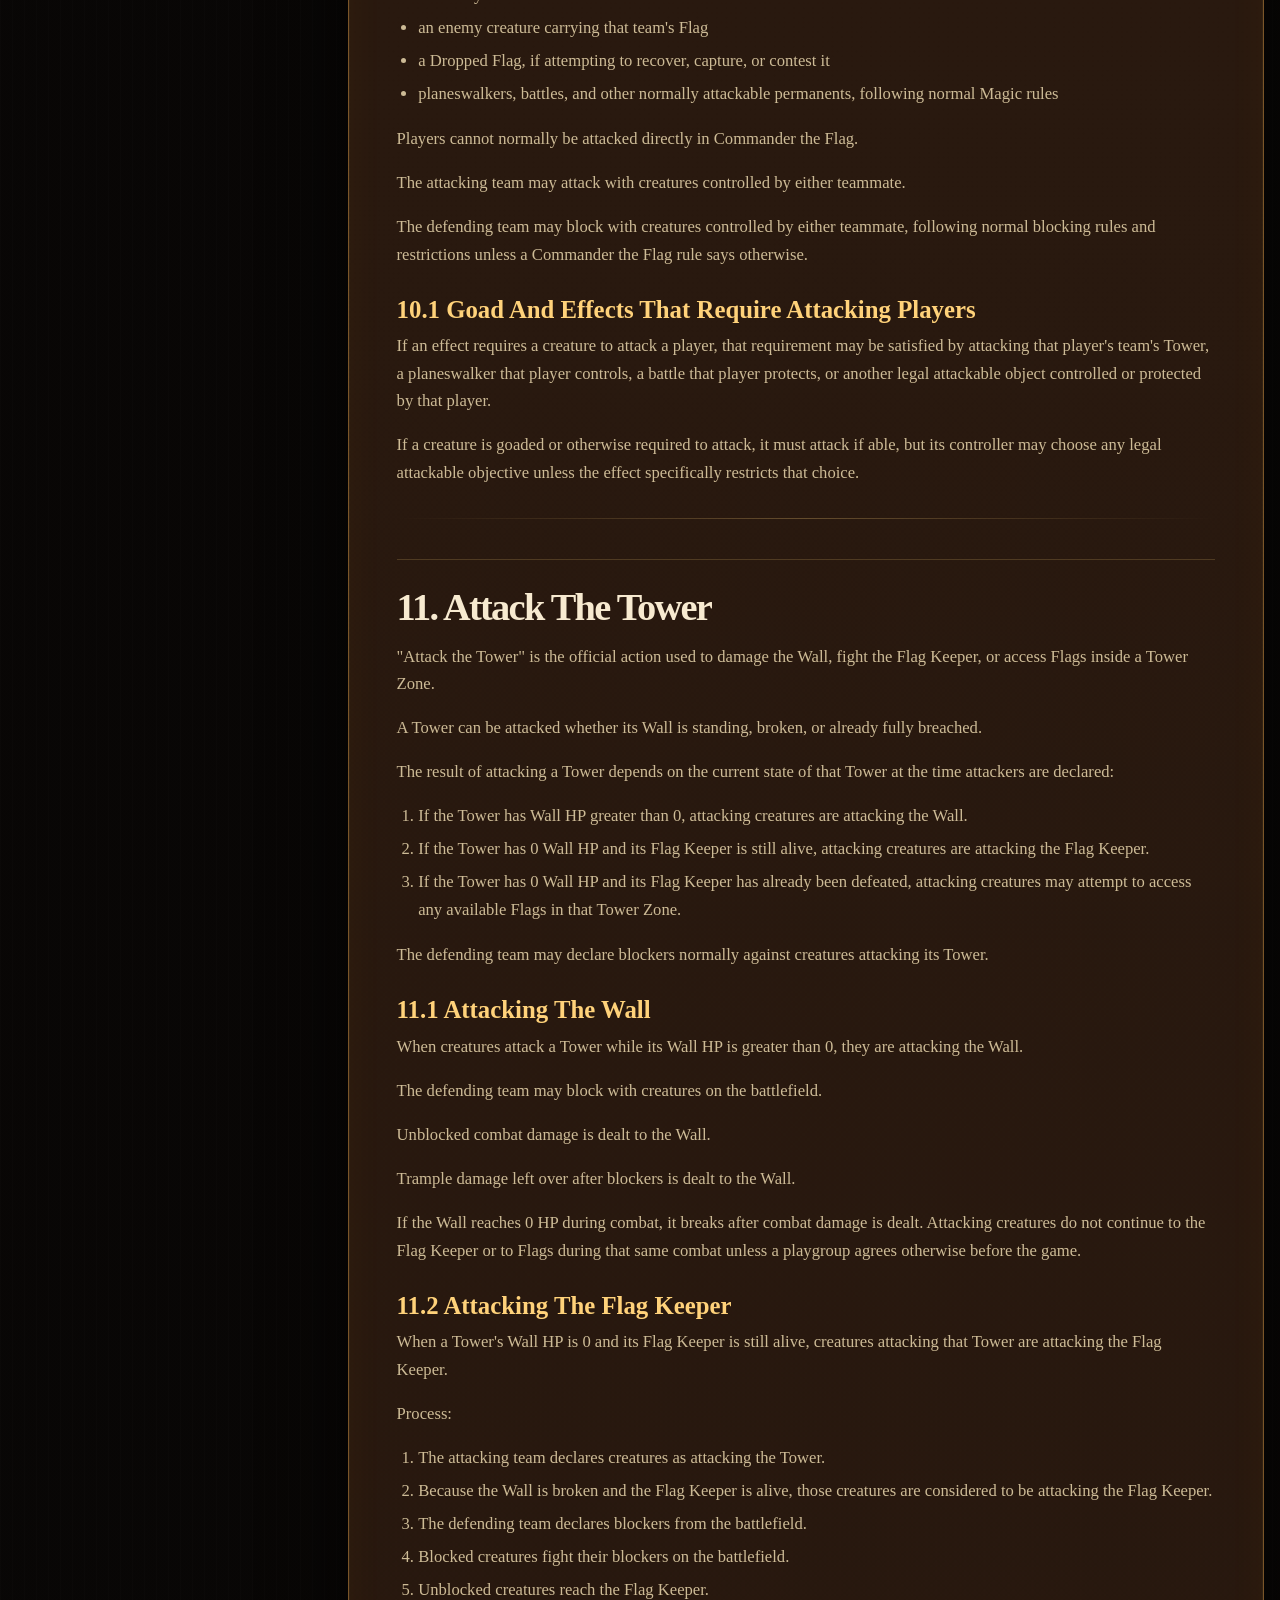
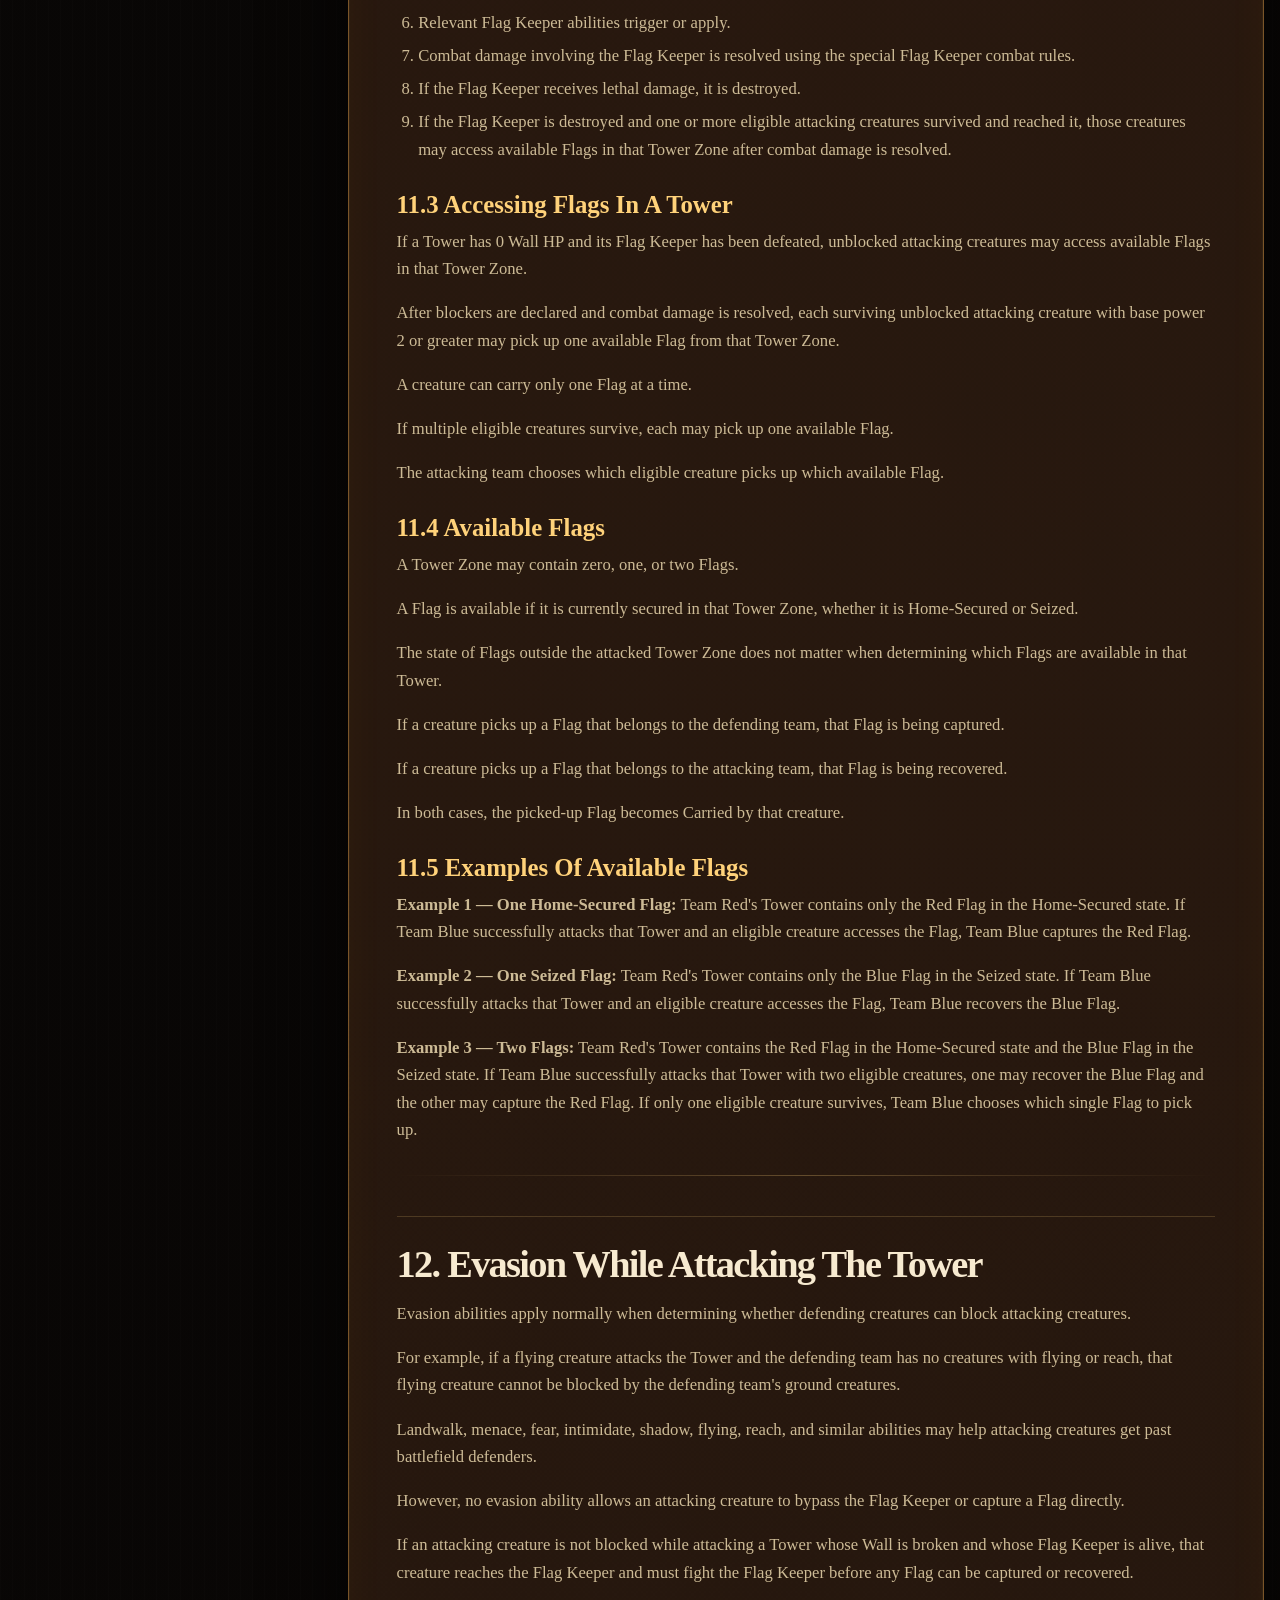
<file: rules.html>
<!doctype html>
<html lang="en">
  <head>
    <meta charset="utf-8" />
    <meta name="viewport" content="width=device-width, initial-scale=1" />
    <meta
      name="description"
      content="Commander the Flag v1.0 playtest rules, rendered as a readable web rules document."
    />
    <meta name="author" content="Pol Persello" />
    <title>Rules · Commander the Flag</title>
    <link rel="icon" type="image/svg+xml" href="/favicon/logo.svg" />
    <link rel="icon" href="/favicon/favicon.ico" sizes="any" />
    <link rel="icon" type="image/png" sizes="32x32" href="/favicon/favicon-32x32.png" />
    <link rel="icon" type="image/png" sizes="16x16" href="/favicon/favicon-16x16.png" />
    <link rel="apple-touch-icon" sizes="180x180" href="/favicon/apple-touch-icon.png" />
    <link rel="manifest" href="/favicon/site.webmanifest" />
    <meta name="theme-color" content="#090706" />
    <link rel="stylesheet" href="styles.css" />
  </head>
  <body>
    <div class="torch torch-left" aria-hidden="true">
      <span class="flame"></span>
      <span class="sconce"></span>
    </div>
    <div class="torch torch-right" aria-hidden="true">
      <span class="flame"></span>
      <span class="sconce"></span>
    </div>
    <div class="embers" aria-hidden="true">
      <span></span>
      <span></span>
      <span></span>
      <span></span>
      <span></span>
      <span></span>
    </div>

    <header class="site-header">
      <a class="brand" href="index.html#top" aria-label="Commander the Flag home">
        <img class="brand-mark" src="favicon/logo.svg" alt="" width="42" height="42" />
        <span>
          <strong>Commander the Flag</strong>
          <small>v1.0 Playtest</small>
        </span>
      </a>

      <button class="nav-toggle" type="button" aria-expanded="false" aria-controls="site-nav">
        Menu
      </button>

      <nav id="site-nav" class="site-nav" aria-label="Primary navigation">
        <a href="index.html#how-to-play">How to Play</a>
        <a href="rules.html" class="is-active">Rules</a>
        <a href="index.html#keepers">Flag Keepers</a>
        <a href="tools.html">Play Tools</a>
        <a href="index.html#community">Community</a>
        <a href="index.html#credits">Credits</a>
        <a href="index.html#support">Support</a>
      </nav>
    </header>

    <main>
      <section class="rules-hero section-frame">
        <p class="eyebrow">Official Format Rules</p>
        <h1>
          <span>Commander</span>
          <span>the Flag</span>
          <span>Rules</span>
        </h1>
        <p class="hero-lede">
          The readable web version is generated from the Markdown playtest document so the rules
          can stay easy to modify while still feeling like part of the site.
        </p>
        <div class="hero-actions">
          <a class="button primary" href="#rules-document">Start Reading</a>
          <a class="button" href="COMMANDER_THE_FLAG_RULES.md">Open Markdown Rules</a>
        </div>
      </section>

      <section class="rules-layout content-section">
        <aside class="rules-index section-frame" aria-label="Rules index">
          <p class="eyebrow">Index</p>
          <nav id="rules-toc">
            <p>Loading rules index...</p>
          </nav>
        </aside>

        <article id="rules-document" class="rules-document section-frame" aria-live="polite">
          <p>Loading rules...</p>
        </article>
      </section>
    </main>

    <footer class="site-footer">
      <p>
        Commander the Flag was invented by Pol Persello
        (<a href="https://twitter.com/polperse">@polperse</a>) on December 19, 2025.
      </p>
      <p>
        Commander the Flag is an unofficial fan-made format for casual Commander play. It is not
        affiliated with, endorsed, sponsored, or approved by Wizards of the Coast.
      </p>
    </footer>

    <script src="script.js"></script>
    <script src="rules.js"></script>
  </body>
</html>
</file>
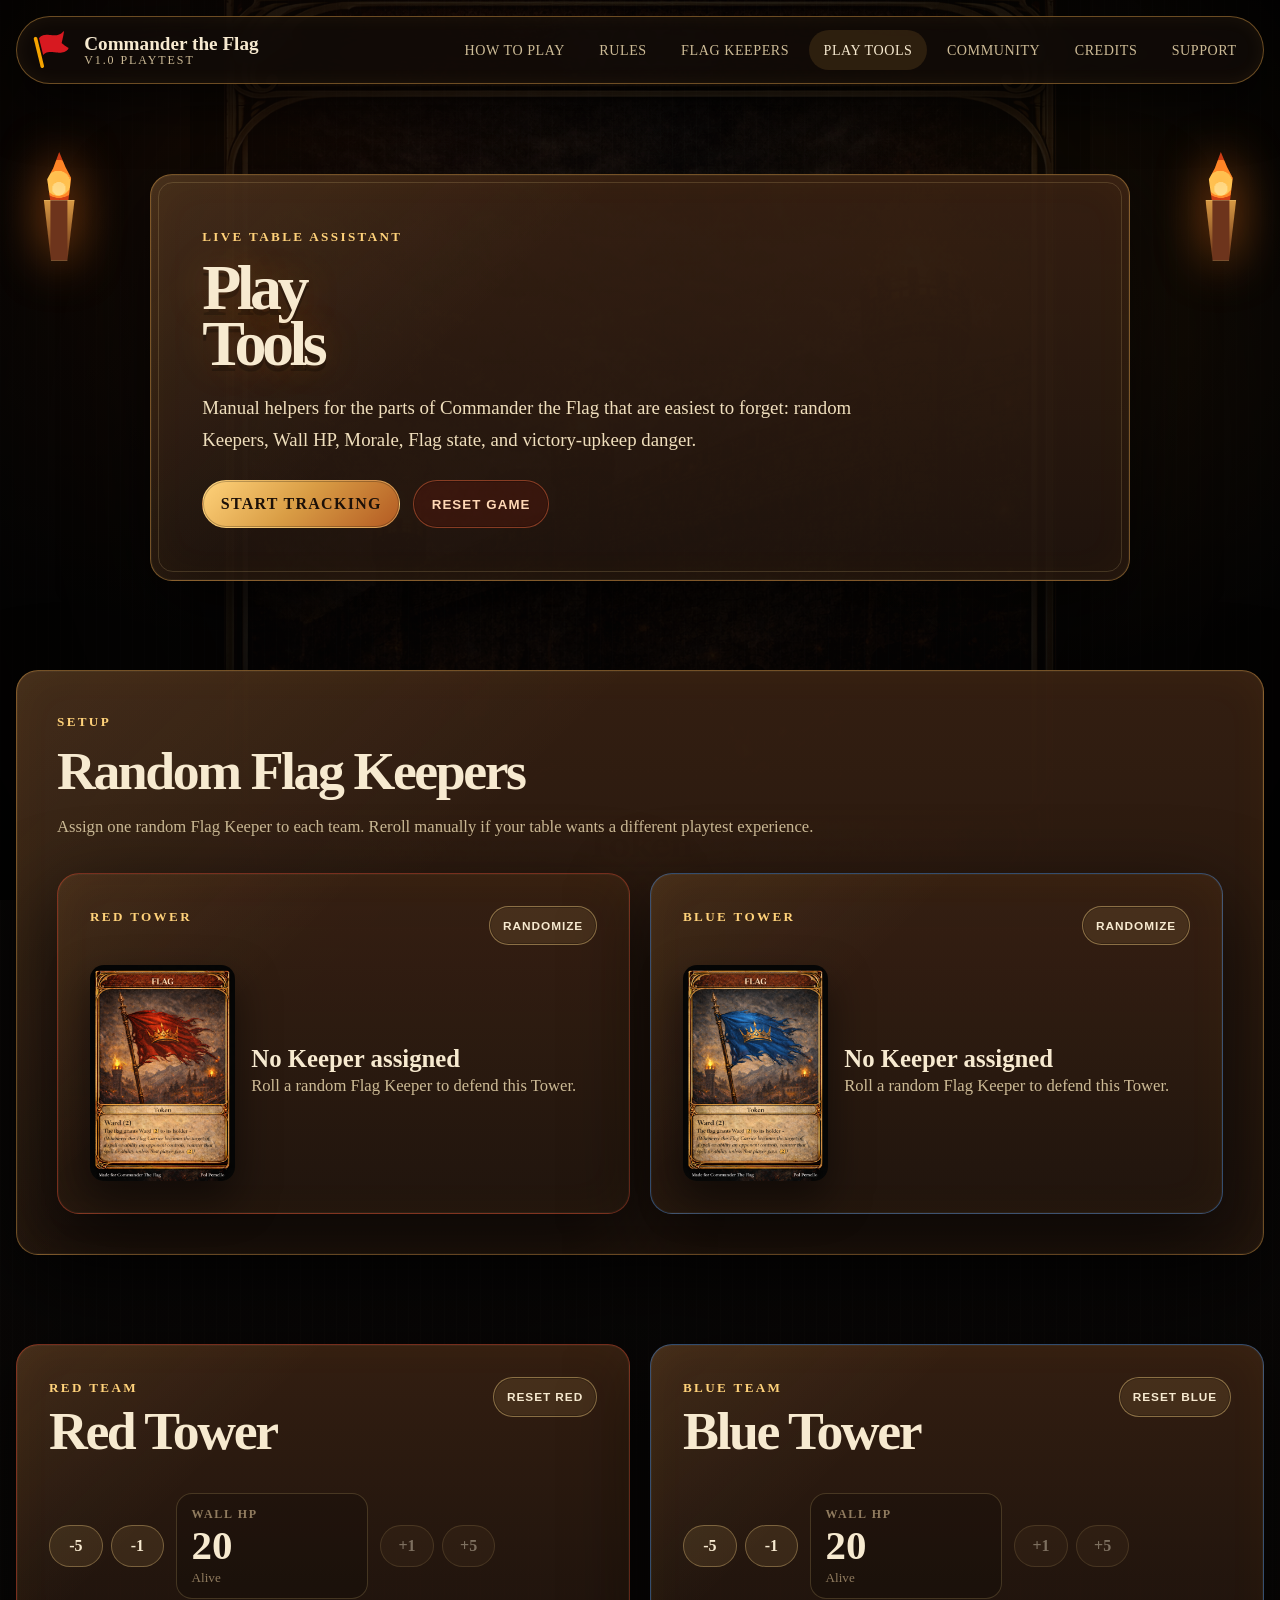
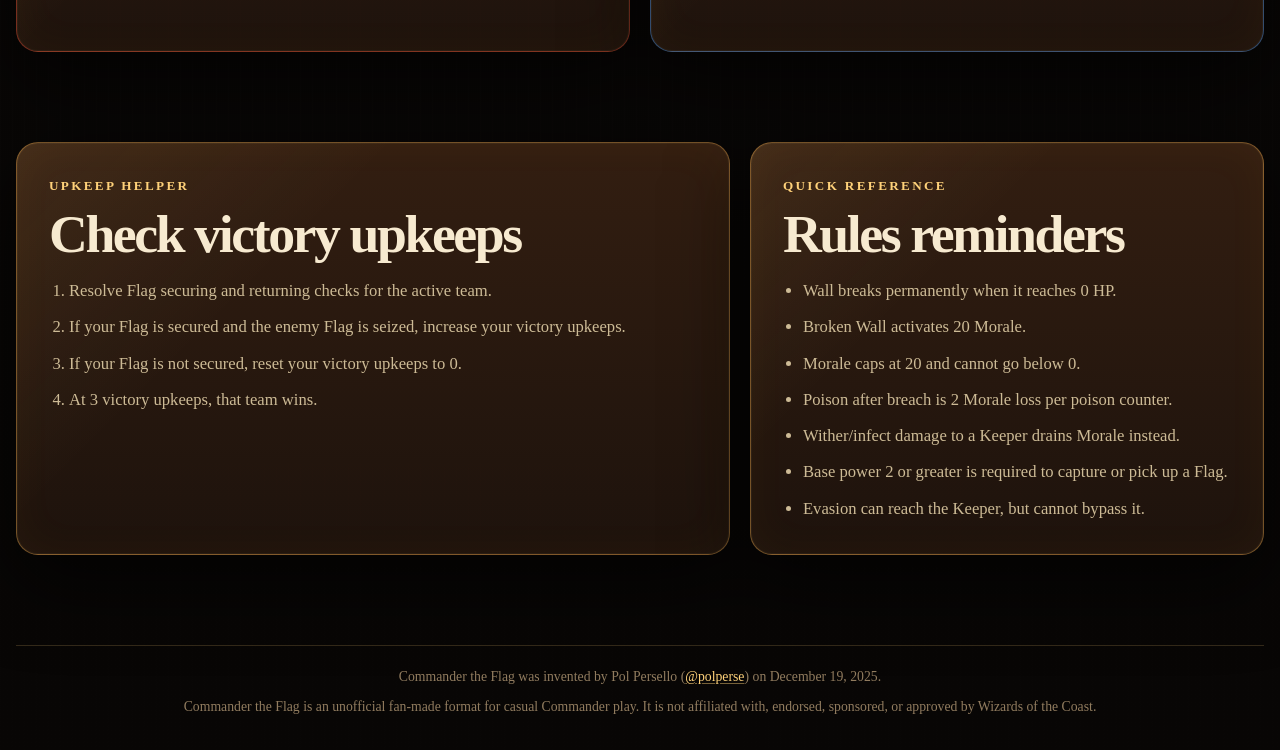
<file: tools.html>
<!doctype html>
<html lang="en">
  <head>
    <meta charset="utf-8" />
    <meta name="viewport" content="width=device-width, initial-scale=1" />
    <meta
      name="description"
      content="Live Commander the Flag play tools for random Flag Keepers, Wall HP, Morale, Flags, and victory upkeeps."
    />
    <meta name="author" content="Pol Persello" />
    <title>Play Tools · Commander the Flag</title>
    <link rel="icon" type="image/svg+xml" href="/favicon/logo.svg" />
    <link rel="icon" href="/favicon/favicon.ico" sizes="any" />
    <link rel="icon" type="image/png" sizes="32x32" href="/favicon/favicon-32x32.png" />
    <link rel="icon" type="image/png" sizes="16x16" href="/favicon/favicon-16x16.png" />
    <link rel="apple-touch-icon" sizes="180x180" href="/favicon/apple-touch-icon.png" />
    <link rel="manifest" href="/favicon/site.webmanifest" />
    <meta name="theme-color" content="#090706" />
    <link rel="stylesheet" href="styles.css" />
  </head>
  <body>
    <div class="torch torch-left" aria-hidden="true">
      <span class="flame"></span>
      <span class="sconce"></span>
    </div>
    <div class="torch torch-right" aria-hidden="true">
      <span class="flame"></span>
      <span class="sconce"></span>
    </div>
    <div class="embers" aria-hidden="true">
      <span></span>
      <span></span>
      <span></span>
      <span></span>
      <span></span>
      <span></span>
    </div>

    <header class="site-header">
      <a class="brand" href="index.html#top" aria-label="Commander the Flag home">
        <img class="brand-mark" src="favicon/logo.svg" alt="" width="42" height="42" />
        <span>
          <strong>Commander the Flag</strong>
          <small>v1.0 Playtest</small>
        </span>
      </a>

      <button class="nav-toggle" type="button" aria-expanded="false" aria-controls="site-nav">
        Menu
      </button>

      <nav id="site-nav" class="site-nav" aria-label="Primary navigation">
        <a href="index.html#how-to-play">How to Play</a>
        <a href="rules.html">Rules</a>
        <a href="index.html#keepers">Flag Keepers</a>
        <a href="tools.html" class="is-active">Play Tools</a>
        <a href="index.html#community">Community</a>
        <a href="index.html#credits">Credits</a>
        <a href="index.html#support">Support</a>
      </nav>
    </header>

    <main>
      <section class="rules-hero section-frame tools-hero">
        <p class="eyebrow">Live Table Assistant</p>
        <h1>
          <span>Play</span>
          <span>Tools</span>
        </h1>
        <p class="hero-lede">
          Manual helpers for the parts of Commander the Flag that are easiest to forget:
          random Keepers, Wall HP, Morale, Flag state, and victory-upkeep danger.
        </p>
        <div class="hero-actions">
          <a class="button primary" href="#team-trackers">Start Tracking</a>
          <button class="button danger-button" type="button" data-reset-game>Reset Game</button>
        </div>
      </section>

      <section class="content-section tools-setup section-frame">
        <div class="section-heading">
          <p class="eyebrow">Setup</p>
          <h2>Random Flag Keepers</h2>
          <p>
            Assign one random Flag Keeper to each team. Reroll manually if your table wants a
            different playtest experience.
          </p>
        </div>

        <div class="keeper-tools-grid">
          <article class="keeper-assignment team-red" data-keeper-panel="red">
            <div class="tool-panel-header">
              <p class="eyebrow">Red Tower</p>
              <button class="button small-button" type="button" data-random-keeper="red">
                Randomize
              </button>
            </div>
            <div class="assigned-keeper">
              <img data-keeper-image="red" src="flag-keepers/Red%20Flag.png" alt="Red team flag token" />
              <div>
                <h3 data-keeper-name="red">No Keeper assigned</h3>
                <p data-keeper-details="red">Roll a random Flag Keeper to defend this Tower.</p>
              </div>
            </div>
          </article>

          <article class="keeper-assignment team-blue" data-keeper-panel="blue">
            <div class="tool-panel-header">
              <p class="eyebrow">Blue Tower</p>
              <button class="button small-button" type="button" data-random-keeper="blue">
                Randomize
              </button>
            </div>
            <div class="assigned-keeper">
              <img data-keeper-image="blue" src="flag-keepers/Blue%20Flag.png" alt="Blue team flag token" />
              <div>
                <h3 data-keeper-name="blue">No Keeper assigned</h3>
                <p data-keeper-details="blue">Roll a random Flag Keeper to defend this Tower.</p>
              </div>
            </div>
          </article>
        </div>
      </section>

      <section id="team-trackers" class="content-section team-tools-grid">
        <article class="team-tracker section-frame team-red" data-team="red">
          <div class="tool-panel-header">
            <div>
              <p class="eyebrow">Red Team</p>
              <h2>Red Tower</h2>
            </div>
            <button class="button small-button" type="button" data-reset-team="red">Reset Red</button>
          </div>

          <div class="stat-tracker" data-wall-tracker="red">
            <div class="stat-adjustments stat-adjustments-negative" aria-label="Reduce Red Wall HP">
              <button type="button" data-wall-change="red:-5">-5</button>
              <button type="button" data-wall-change="red:-1">-1</button>
            </div>
            <div class="resource-card stat-resource-card" data-wall-summary="red">
              <span>Wall HP</span>
              <strong data-wall-value="red">20</strong>
              <small data-wall-status="red">Intact</small>
            </div>
            <div class="stat-adjustments stat-adjustments-positive" aria-label="Increase Red Wall HP">
              <button type="button" data-wall-change="red:1">+1</button>
              <button type="button" data-wall-change="red:5">+5</button>
            </div>
          </div>

          <div class="breach-banner" data-breach-summary="red" data-wall-broken-summary="red" hidden>
            <strong>Wall broken.</strong>
            <span>Morale is active.</span>
          </div>
          <div class="stat-tracker" data-morale-controls="red" hidden>
            <div class="stat-adjustments stat-adjustments-negative" aria-label="Reduce Red Morale">
              <button type="button" data-morale-change="red:-5">-5</button>
              <button type="button" data-morale-change="red:-1">-1</button>
            </div>
            <div class="resource-card stat-resource-card" data-morale-summary="red">
              <span>Morale</span>
              <strong class="resource-text-value" data-morale-value="red">Inactive</strong>
              <small data-morale-status="red">Break the Wall to activate</small>
            </div>
            <div class="stat-adjustments stat-adjustments-positive" aria-label="Increase Red Morale">
              <button type="button" data-morale-change="red:1">+1</button>
              <button type="button" data-morale-change="red:5">+5</button>
            </div>
          </div>
          <p class="modifier-callout" data-keeper-modifier="red" data-morale-controls="red" hidden>
            Keeper modifier: none yet.
          </p>

          <div class="control-group" data-flag-controls="red" hidden>
            <h3>Red Flag State</h3>
            <div class="state-toggle" role="group" aria-label="Red Flag state">
              <button type="button" data-flag-state-button="red:secured">Secured</button>
              <button type="button" data-flag-state-button="red:capt-drop">Capt / Drop</button>
              <button type="button" data-flag-state-button="red:seized">Seized</button>
            </div>
          </div>

          <div class="control-group" data-captured-controls="red" hidden>
            <h3>Victory Upkeeps</h3>
            <div class="captured-turns-card" data-captured-summary="red">
              <span>Blue Victory Upkeeps</span>
              <strong><span data-captured-value="red">0</span><span>/3</span></strong>
              <small data-captured-status="red">Red Flag is not seized</small>
            </div>
            <p class="tool-note">
              Blue only scores while the Red Flag is seized and the Blue Flag is secured.
            </p>
            <div class="button-row">
              <button type="button" data-captured-change="red:-1">-1</button>
              <button type="button" data-captured-change="red:1">+1</button>
            </div>
            <p class="victory-message" data-victory-message="red" aria-live="polite" hidden></p>
          </div>
        </article>

        <article class="team-tracker section-frame team-blue" data-team="blue">
          <div class="tool-panel-header">
            <div>
              <p class="eyebrow">Blue Team</p>
              <h2>Blue Tower</h2>
            </div>
            <button class="button small-button" type="button" data-reset-team="blue">Reset Blue</button>
          </div>

          <div class="stat-tracker" data-wall-tracker="blue">
            <div class="stat-adjustments stat-adjustments-negative" aria-label="Reduce Blue Wall HP">
              <button type="button" data-wall-change="blue:-5">-5</button>
              <button type="button" data-wall-change="blue:-1">-1</button>
            </div>
            <div class="resource-card stat-resource-card" data-wall-summary="blue">
              <span>Wall HP</span>
              <strong data-wall-value="blue">20</strong>
              <small data-wall-status="blue">Intact</small>
            </div>
            <div class="stat-adjustments stat-adjustments-positive" aria-label="Increase Blue Wall HP">
              <button type="button" data-wall-change="blue:1">+1</button>
              <button type="button" data-wall-change="blue:5">+5</button>
            </div>
          </div>

          <div class="breach-banner" data-breach-summary="blue" data-wall-broken-summary="blue" hidden>
            <strong>Wall broken.</strong>
            <span>Morale is active.</span>
          </div>
          <div class="stat-tracker" data-morale-controls="blue" hidden>
            <div class="stat-adjustments stat-adjustments-negative" aria-label="Reduce Blue Morale">
              <button type="button" data-morale-change="blue:-5">-5</button>
              <button type="button" data-morale-change="blue:-1">-1</button>
            </div>
            <div class="resource-card stat-resource-card" data-morale-summary="blue">
              <span>Morale</span>
              <strong class="resource-text-value" data-morale-value="blue">Inactive</strong>
              <small data-morale-status="blue">Break the Wall to activate</small>
            </div>
            <div class="stat-adjustments stat-adjustments-positive" aria-label="Increase Blue Morale">
              <button type="button" data-morale-change="blue:1">+1</button>
              <button type="button" data-morale-change="blue:5">+5</button>
            </div>
          </div>
          <p class="modifier-callout" data-keeper-modifier="blue" data-morale-controls="blue" hidden>
            Keeper modifier: none yet.
          </p>

          <div class="control-group" data-flag-controls="blue" hidden>
            <h3>Blue Flag State</h3>
            <div class="state-toggle" role="group" aria-label="Blue Flag state">
              <button type="button" data-flag-state-button="blue:secured">Secured</button>
              <button type="button" data-flag-state-button="blue:capt-drop">Capt / Drop</button>
              <button type="button" data-flag-state-button="blue:seized">Seized</button>
            </div>
          </div>

          <div class="control-group" data-captured-controls="blue" hidden>
            <h3>Victory Upkeeps</h3>
            <div class="captured-turns-card" data-captured-summary="blue">
              <span>Red Victory Upkeeps</span>
              <strong><span data-captured-value="blue">0</span><span>/3</span></strong>
              <small data-captured-status="blue">Blue Flag is not seized</small>
            </div>
            <p class="tool-note">
              Red only scores while the Blue Flag is seized and the Red Flag is secured.
            </p>
            <div class="button-row">
              <button type="button" data-captured-change="blue:-1">-1</button>
              <button type="button" data-captured-change="blue:1">+1</button>
            </div>
            <p class="victory-message" data-victory-message="blue" aria-live="polite" hidden></p>
          </div>
        </article>
      </section>

      <section class="content-section split-section">
        <article class="upkeep-helper section-frame">
          <p class="eyebrow">Upkeep Helper</p>
          <h2>Check victory upkeeps</h2>
          <ol class="checklist">
            <li>Resolve Flag securing and returning checks for the active team.</li>
            <li>If your Flag is secured and the enemy Flag is seized, increase your victory upkeeps.</li>
            <li>If your Flag is not secured, reset your victory upkeeps to 0.</li>
            <li>At 3 victory upkeeps, that team wins.</li>
          </ol>
        </article>

        <article class="quick-reference section-frame">
          <p class="eyebrow">Quick Reference</p>
          <h2>Rules reminders</h2>
          <ul>
            <li>Wall breaks permanently when it reaches 0 HP.</li>
            <li>Broken Wall activates 20 Morale.</li>
            <li>Morale caps at 20 and cannot go below 0.</li>
            <li>Poison after breach is 2 Morale loss per poison counter.</li>
            <li>Wither/infect damage to a Keeper drains Morale instead.</li>
            <li>Base power 2 or greater is required to capture or pick up a Flag.</li>
            <li>Evasion can reach the Keeper, but cannot bypass it.</li>
          </ul>
        </article>
      </section>
    </main>

    <footer class="site-footer">
      <p>
        Commander the Flag was invented by Pol Persello
        (<a href="https://twitter.com/polperse">@polperse</a>) on December 19, 2025.
      </p>
      <p>
        Commander the Flag is an unofficial fan-made format for casual Commander play. It is not
        affiliated with, endorsed, sponsored, or approved by Wizards of the Coast.
      </p>
    </footer>

    <script src="script.js"></script>
    <script src="tools.js"></script>
  </body>
</html>
</file>
<file: styles.css>
:root {
  color-scheme: dark;
  --bg: #090706;
  --bg-2: #160e0a;
  --ink: #f7ead0;
  --muted: #cdbb96;
  --faded: #917c5f;
  --gold: #d99d45;
  --gold-bright: #ffd27a;
  --copper: #9c4c22;
  --red: #9d1d18;
  --blue: #175493;
  --panel: rgba(33, 21, 14, 0.88);
  --panel-strong: rgba(54, 32, 18, 0.94);
  --line: rgba(236, 169, 77, 0.42);
  --shadow: rgba(0, 0, 0, 0.68);
  --radius: 22px;
  --max: 1280px;
}

* {
  box-sizing: border-box;
}

[hidden] {
  display: none !important;
}

html {
  scroll-behavior: smooth;
}

body {
  margin: 0;
  min-height: 100vh;
  color: var(--ink);
  font-family:
    Georgia,
    "Times New Roman",
    serif;
  background:
    radial-gradient(circle at 18% 8%, rgba(171, 76, 24, 0.2), transparent 28rem),
    radial-gradient(circle at 84% 12%, rgba(244, 144, 35, 0.15), transparent 24rem),
    linear-gradient(180deg, rgba(8, 6, 5, 0.28), rgba(8, 6, 5, 0.94)),
    repeating-linear-gradient(
      90deg,
      rgba(255, 255, 255, 0.025) 0,
      rgba(255, 255, 255, 0.025) 1px,
      transparent 1px,
      transparent 12px
    ),
    var(--bg);
  overflow-x: hidden;
}

body::before {
  position: fixed;
  inset: 0;
  z-index: -3;
  pointer-events: none;
  content: "";
  background:
    linear-gradient(rgba(0, 0, 0, 0.4), rgba(0, 0, 0, 0.72)),
    url("flag-keepers/The%20Wall%20(print%202).png") center 12% / min(900px, 130vw) auto no-repeat;
  filter: saturate(0.75) contrast(1.1);
  opacity: 0.36;
}

body::after {
  position: fixed;
  inset: 0;
  z-index: -1;
  pointer-events: none;
  content: "";
  background:
    radial-gradient(circle at center, transparent 0, rgba(0, 0, 0, 0.15) 42%, rgba(0, 0, 0, 0.75) 100%),
    linear-gradient(transparent 0 96%, rgba(255, 188, 91, 0.03) 96% 100%);
  background-size: auto, 100% 7px;
  mix-blend-mode: multiply;
}

a {
  color: inherit;
}

img {
  display: block;
  max-width: 100%;
}

.site-header {
  position: sticky;
  top: 0;
  z-index: 20;
  display: flex;
  align-items: center;
  justify-content: space-between;
  gap: 1rem;
  width: min(var(--max), calc(100% - 2rem));
  margin: 1rem auto 0;
  padding: 0.75rem;
  border: 1px solid var(--line);
  border-radius: 999px;
  background: rgba(18, 11, 8, 0.82);
  box-shadow: 0 18px 55px var(--shadow), inset 0 0 18px rgba(255, 199, 101, 0.06);
  backdrop-filter: blur(16px);
}

.brand {
  display: inline-flex;
  align-items: center;
  gap: 0.8rem;
  min-width: max-content;
  text-decoration: none;
}

.brand-mark {
  display: block;
  width: 2.65rem;
  height: 2.65rem;
  flex-shrink: 0;
}

.brand strong,
.brand small {
  display: block;
  line-height: 1.1;
}

.brand strong {
  font-size: clamp(1rem, 2vw, 1.2rem);
}

.brand small {
  color: var(--muted);
  font-size: 0.75rem;
  letter-spacing: 0.16em;
  text-transform: uppercase;
}

.site-nav {
  display: flex;
  align-items: center;
  gap: 0.35rem;
}

.site-nav a {
  padding: 0.72rem 0.9rem;
  border-radius: 999px;
  color: var(--muted);
  font-size: 0.88rem;
  letter-spacing: 0.04em;
  text-decoration: none;
  text-transform: uppercase;
  transition: 160ms ease;
}

.site-nav a:hover,
.site-nav a.is-active {
  color: var(--ink);
  background: rgba(217, 157, 69, 0.14);
}

.nav-toggle {
  display: none;
  border: 1px solid var(--line);
  border-radius: 999px;
  color: var(--ink);
  font: inherit;
  background: rgba(217, 157, 69, 0.12);
}

main {
  width: min(var(--max), calc(100% - 2rem));
  margin: 0 auto;
}

.content-section,
.hero {
  margin: clamp(3rem, 7vw, 6rem) 0;
}

.section-frame,
.keeper-card,
.quest-steps article,
.morale-panel,
.coming-soon,
.community-cards article {
  position: relative;
  border: 1px solid var(--line);
  border-radius: var(--radius);
  background:
    linear-gradient(135deg, rgba(255, 211, 132, 0.08), transparent 34%),
    linear-gradient(180deg, var(--panel-strong), var(--panel));
  box-shadow:
    0 26px 80px var(--shadow),
    inset 0 0 0 1px rgba(255, 243, 203, 0.04),
    inset 0 0 45px rgba(255, 166, 48, 0.04);
}

.section-frame::before,
.keeper-card::before,
.quest-steps article::before {
  position: absolute;
  inset: 0.45rem;
  pointer-events: none;
  content: "";
  border: 1px solid rgba(255, 220, 151, 0.16);
  border-radius: calc(var(--radius) - 0.45rem);
}

.hero {
  display: grid;
  grid-template-columns: minmax(0, 1.04fr) minmax(360px, 0.82fr);
  gap: clamp(2rem, 4vw, 3.25rem);
  min-height: min(680px, calc(100svh - 8rem));
  align-items: center;
  padding: clamp(1.5rem, 3.5vw, 3rem);
  overflow: hidden;
}

.eyebrow {
  margin: 0 0 0.75rem;
  color: var(--gold-bright);
  font-size: 0.82rem;
  font-weight: 700;
  letter-spacing: 0.18em;
  text-transform: uppercase;
}

h1,
h2,
h3,
p {
  margin-top: 0;
}

h1,
h2,
h3 {
  text-wrap: balance;
}

h1 {
  margin-bottom: 1.25rem;
  font-size: clamp(3.25rem, 5vw, 5.5rem);
  line-height: 0.88;
  letter-spacing: -0.07em;
  text-shadow: 0 6px 0 rgba(0, 0, 0, 0.22), 0 0 42px rgba(244, 132, 39, 0.22);
}

h1 span {
  display: block;
}

h2 {
  margin-bottom: 1rem;
  font-size: clamp(2rem, 4.2vw, 4.1rem);
  line-height: 0.98;
  letter-spacing: -0.045em;
}

h3 {
  margin-bottom: 0.6rem;
  font-size: clamp(1.2rem, 2vw, 1.55rem);
  line-height: 1.05;
}

p,
li {
  color: var(--muted);
  font-size: 1.04rem;
  line-height: 1.65;
}

.hero-lede {
  max-width: 42rem;
  color: #f0dfbd;
  font-size: clamp(1rem, 1.55vw, 1.18rem);
}

.hero-credit {
  display: inline-flex;
  flex-wrap: wrap;
  gap: 0.35rem;
  margin: 0.25rem 0 0;
  color: var(--gold-bright);
  font-size: 0.92rem;
  letter-spacing: 0.04em;
}

.hero-credit a,
.credits-section a,
.site-footer a {
  color: var(--gold-bright);
  text-decoration-color: rgba(255, 210, 122, 0.45);
  text-underline-offset: 0.18em;
}

.hero-actions,
.rule-links {
  display: flex;
  flex-wrap: wrap;
  gap: 0.8rem;
  margin-top: 1.6rem;
}

.button {
  display: inline-flex;
  align-items: center;
  justify-content: center;
  min-height: 3rem;
  padding: 0.82rem 1.1rem;
  border: 1px solid rgba(255, 218, 139, 0.38);
  border-radius: 999px;
  color: var(--ink);
  font-weight: 800;
  letter-spacing: 0.08em;
  text-decoration: none;
  text-transform: uppercase;
  background: rgba(255, 208, 120, 0.1);
  box-shadow: inset 0 0 0 1px rgba(0, 0, 0, 0.24);
  transition:
    transform 160ms ease,
    border-color 160ms ease,
    background 160ms ease;
}

.button:hover:not(:disabled) {
  transform: translateY(-2px);
  border-color: rgba(255, 224, 159, 0.72);
  background: rgba(255, 208, 120, 0.18);
}

.button.primary {
  color: #1c1008;
  background: linear-gradient(135deg, var(--gold-bright), var(--gold) 48%, #b35a22);
}

.button.disabled,
.button:disabled {
  cursor: not-allowed;
  opacity: 0.62;
}

.hero-table {
  display: grid;
  grid-template-columns: 0.84fr minmax(128px, 0.64fr) 0.84fr;
  gap: 0.6rem;
  align-items: center;
  perspective: 1000px;
  transform: translateY(1.1rem);
}

.flag-card {
  overflow: hidden;
  border-radius: 18px;
  box-shadow: 0 24px 60px rgba(0, 0, 0, 0.65);
  animation: cardFloat 5s ease-in-out infinite;
}

.flag-card img {
  width: 100%;
  filter: contrast(1.08) saturate(1.08);
}

.flag-card.blue {
  transform: rotate(-7deg) translateX(1.2rem);
}

.flag-card.red {
  transform: rotate(7deg) translateX(-1.2rem);
  animation-delay: -2s;
}

.tower-board {
  min-height: 20rem;
  padding: 1rem;
  border: 1px solid rgba(255, 214, 135, 0.32);
  border-radius: 18px;
  text-align: center;
  background:
    radial-gradient(circle at 50% 0, rgba(255, 167, 60, 0.24), transparent 13rem),
    rgba(10, 7, 5, 0.76);
  box-shadow: inset 0 0 50px rgba(0, 0, 0, 0.68);
}

.tower-board .label {
  display: inline-block;
  margin-bottom: 1.5rem;
  color: var(--gold-bright);
  font-size: 0.8rem;
  letter-spacing: 0.18em;
  text-transform: uppercase;
}

.wall-meter {
  display: grid;
  width: 7rem;
  height: 7rem;
  margin: 0 auto 1rem;
  place-items: center;
  border: 1px solid rgba(255, 212, 124, 0.55);
  border-radius: 50%;
  background:
    radial-gradient(circle, rgba(249, 167, 49, 0.18), transparent 60%),
    rgba(0, 0, 0, 0.4);
}

.wall-meter span,
.wall-meter strong {
  grid-area: 1 / 1;
}

.wall-meter span {
  transform: translateY(-1.35rem);
  color: var(--faded);
  font-size: 0.75rem;
  letter-spacing: 0.15em;
  text-transform: uppercase;
}

.wall-meter strong {
  transform: translateY(0.5rem);
  font-size: 2.6rem;
}

.sigil {
  color: var(--gold-bright);
  font-size: 2.7rem;
  filter: drop-shadow(0 0 16px rgba(255, 139, 36, 0.65));
  animation: sigilPulse 2.7s ease-in-out infinite;
}

.section-heading {
  max-width: 760px;
  margin-bottom: 2rem;
}

.quest-steps {
  display: grid;
  grid-template-columns: repeat(5, minmax(0, 1fr));
  gap: 1rem;
}

.quest-steps article {
  padding: 1.45rem;
}

.quest-steps span {
  display: grid;
  width: 2.6rem;
  height: 2.6rem;
  margin-bottom: 1rem;
  place-items: center;
  border-radius: 50%;
  color: #201008;
  font-weight: 900;
  background: linear-gradient(135deg, var(--gold-bright), var(--gold));
}

.split-section {
  display: grid;
  grid-template-columns: minmax(0, 1fr) minmax(280px, 0.72fr);
  gap: 1.25rem;
  align-items: stretch;
}

.rules-panel,
.support-section {
  padding: clamp(1.5rem, 4vw, 2.5rem);
}

.morale-panel,
.coming-soon {
  padding: clamp(1.35rem, 3vw, 2rem);
}

.morale-panel ul {
  margin: 0;
  padding-left: 1.1rem;
}

.keeper-grid {
  display: grid;
  grid-template-columns: repeat(5, minmax(0, 1fr));
  gap: 1rem;
}

.keeper-card {
  overflow: hidden;
  display: flex;
  flex-direction: column;
  padding: 0.75rem 0.75rem 1.2rem;
  transform: translateZ(0);
  transition:
    transform 180ms ease,
    box-shadow 180ms ease,
    border-color 180ms ease;
}

.keeper-card:hover {
  transform: translateY(-7px);
  border-color: rgba(255, 217, 139, 0.72);
  box-shadow: 0 30px 90px rgba(0, 0, 0, 0.82), 0 0 26px rgba(255, 147, 38, 0.12);
}

.keeper-card img {
  width: 100%;
  border-radius: 14px;
  box-shadow: 0 18px 40px rgba(0, 0, 0, 0.5);
}

.keeper-card h3 {
  margin: 1.1rem 0 0.45rem;
  padding-inline: 0.35rem;
  font-size: 1.08rem;
  line-height: 1.12;
}

.keeper-card p {
  margin: 0;
  padding-inline: 0.35rem;
  color: var(--faded);
  font-size: 0.9rem;
  line-height: 1.45;
}

.wall-art {
  padding: 0.7rem;
}

.wall-art img {
  max-height: 620px;
  margin: 0 auto;
  border-radius: 16px;
}

.community-section {
  display: grid;
  grid-template-columns: minmax(0, 0.8fr) minmax(320px, 1fr);
  gap: 1.25rem;
  align-items: start;
}

.community-cards {
  display: grid;
  grid-template-columns: repeat(2, minmax(0, 1fr));
  gap: 1rem;
}

.community-cards article {
  padding: 1.35rem;
}

.support-section {
  max-width: 800px;
  margin-inline: auto;
  text-align: center;
}

.rules-hero {
  max-width: 980px;
  margin: clamp(3rem, 7vw, 6rem) auto 0;
  padding: clamp(1.5rem, 4vw, 3.25rem);
}

.rules-hero h1 {
  max-width: 8ch;
}

.rules-layout {
  display: grid;
  grid-template-columns: minmax(240px, 0.34fr) minmax(0, 1fr);
  gap: 1.25rem;
  align-items: start;
}

.rules-index {
  position: sticky;
  top: 6.8rem;
  max-height: calc(100svh - 8rem);
  padding: 1.25rem;
  overflow: auto;
}

.rules-index::before,
.rules-document::before,
.tools-setup::before,
.team-tracker::before,
.upkeep-helper::before,
.quick-reference::before {
  display: none;
}

.rules-index nav {
  display: grid;
  gap: 0.35rem;
}

.rules-index a {
  display: block;
  padding: 0.48rem 0.6rem;
  border-radius: 10px;
  color: var(--muted);
  font-size: 0.9rem;
  line-height: 1.25;
  text-decoration: none;
  transition:
    color 160ms ease,
    background 160ms ease;
}

.rules-index a:hover {
  color: var(--ink);
  background: rgba(217, 157, 69, 0.12);
}

.rules-index .toc-level-3 {
  margin-left: 0.75rem;
  color: var(--faded);
  font-size: 0.82rem;
}

.rules-index .toc-level-4 {
  display: none;
}

.rules-document {
  padding: clamp(1.5rem, 4vw, 3rem);
}

.rules-document h1 {
  max-width: 100%;
  margin-bottom: 0.65rem;
  font-size: clamp(2.4rem, 5vw, 4.8rem);
}

.rules-document h2 {
  margin-top: 2.5rem;
  padding-top: 1.8rem;
  border-top: 1px solid rgba(255, 210, 122, 0.18);
  font-size: clamp(1.8rem, 3vw, 3rem);
}

.rules-document h1 + p,
.rules-document h2:first-of-type {
  margin-top: 0;
  padding-top: 0;
  border-top: 0;
}

.rules-document h3 {
  margin-top: 1.8rem;
  color: var(--gold-bright);
}

.rules-document h4 {
  margin: 1.25rem 0 0.55rem;
  color: var(--ink);
  font-size: 1.1rem;
}

.rules-document ul,
.rules-document ol {
  margin: 0 0 1.1rem;
  padding-left: 1.35rem;
}

.rules-document li + li {
  margin-top: 0.35rem;
}

.rules-document code {
  padding: 0.08rem 0.28rem;
  border: 1px solid rgba(255, 210, 122, 0.18);
  border-radius: 6px;
  color: var(--gold-bright);
  background: rgba(0, 0, 0, 0.22);
}

.rules-document hr {
  height: 1px;
  margin: 2rem 0;
  border: 0;
  background: linear-gradient(90deg, transparent, rgba(255, 210, 122, 0.28), transparent);
}

.tools-hero h1 {
  max-width: 7ch;
}

.tools-setup {
  padding: clamp(1.5rem, 4vw, 2.5rem);
}

.keeper-tools-grid,
.team-tools-grid {
  display: grid;
  grid-template-columns: repeat(2, minmax(0, 1fr));
  gap: 1.25rem;
}

.keeper-assignment,
.team-tracker,
.upkeep-helper,
.quick-reference {
  position: relative;
  border: 1px solid var(--line);
  border-radius: var(--radius);
  background:
    linear-gradient(135deg, rgba(255, 211, 132, 0.07), transparent 34%),
    linear-gradient(180deg, var(--panel-strong), var(--panel));
  box-shadow:
    0 26px 80px var(--shadow),
    inset 0 0 0 1px rgba(255, 243, 203, 0.04),
    inset 0 0 45px rgba(255, 166, 48, 0.04);
}

.keeper-assignment,
.team-tracker,
.upkeep-helper,
.quick-reference {
  padding: clamp(1.25rem, 3vw, 2rem);
}

.tool-panel-header {
  display: flex;
  align-items: flex-start;
  justify-content: space-between;
  gap: 1rem;
  margin-bottom: 1.25rem;
}

.tool-panel-header .eyebrow {
  margin-bottom: 0.35rem;
}

.small-button {
  min-height: 2.45rem;
  padding: 0.55rem 0.8rem;
  font-size: 0.74rem;
}

.danger-button {
  color: #ffd8b6;
  border-color: rgba(255, 118, 72, 0.4);
  background: rgba(125, 26, 16, 0.24);
}

.assigned-keeper {
  display: grid;
  grid-template-columns: minmax(115px, 0.42fr) minmax(0, 1fr);
  gap: 1rem;
  align-items: center;
}

.assigned-keeper img {
  width: 100%;
  border-radius: 14px;
  box-shadow: 0 18px 40px rgba(0, 0, 0, 0.5);
}

.assigned-keeper h3,
.assigned-keeper p {
  margin-bottom: 0;
}

.team-red {
  border-color: rgba(216, 75, 49, 0.48);
}

.team-blue {
  border-color: rgba(74, 139, 216, 0.48);
}

.resource-grid {
  display: grid;
  grid-template-columns: repeat(auto-fit, minmax(9rem, 1fr));
  gap: 0.75rem;
  margin-bottom: 1.25rem;
}

.stat-tracker {
  display: grid;
  grid-template-columns: auto minmax(8rem, 12rem) auto;
  gap: 0.75rem;
  align-items: stretch;
  justify-content: start;
  margin-bottom: 1.25rem;
}

.resource-card {
  min-height: 8rem;
  padding: 1rem;
  border: 1px solid rgba(255, 218, 139, 0.18);
  border-radius: 16px;
  background: rgba(0, 0, 0, 0.18);
}

.resource-card.stat-resource-card {
  width: 100%;
  min-height: auto;
  padding: 0.78rem 0.9rem;
}

.resource-card span,
.resource-card small {
  display: block;
  color: var(--faded);
}

.resource-card span {
  font-size: 0.75rem;
  font-weight: 800;
  letter-spacing: 0.14em;
  text-transform: uppercase;
}

.resource-card strong {
  display: block;
  margin: 0.25rem 0;
  color: var(--ink);
  font-size: clamp(2rem, 3.2vw, 3rem);
  line-height: 0.95;
  overflow-wrap: anywhere;
}

.resource-card .resource-text-value {
  font-size: clamp(1.85rem, 3vw, 2.45rem);
  line-height: 1;
}

.breach-banner {
  display: flex;
  flex-wrap: wrap;
  gap: 0.35rem 0.55rem;
  align-items: baseline;
  width: fit-content;
  margin-bottom: 0.85rem;
  padding: 0.62rem 0.82rem;
  border: 1px solid rgba(255, 218, 139, 0.2);
  border-radius: 999px;
  background: rgba(0, 0, 0, 0.18);
}

.breach-banner strong {
  color: var(--gold-bright);
  font-size: 1rem;
  line-height: 1.15;
}

.breach-banner span {
  color: var(--faded);
  font-size: 0.92rem;
  line-height: 1.2;
}

.compact-resource-card {
  min-height: auto;
  margin-bottom: 0.85rem;
}

.compact-resource-card strong {
  font-size: clamp(1.6rem, 2.6vw, 2.35rem);
}

.stat-adjustments {
  display: grid;
  grid-template-columns: repeat(2, minmax(3.35rem, auto));
  gap: 0.5rem;
  align-content: center;
}

.stat-adjustments button,
.button-row button,
.input-action button {
  min-height: 2.65rem;
  padding: 0.55rem 0.85rem;
  border: 1px solid rgba(255, 218, 139, 0.32);
  border-radius: 999px;
  color: var(--ink);
  font: inherit;
  font-weight: 800;
  background: rgba(255, 208, 120, 0.1);
  cursor: pointer;
}

.captured-turns-card {
  display: flex;
  flex-wrap: wrap;
  align-items: baseline;
  gap: 0.35rem 0.75rem;
  margin-bottom: 0.85rem;
  padding: 0.9rem 1rem;
  border: 1px solid rgba(255, 218, 139, 0.22);
  border-radius: 16px;
  background: rgba(0, 0, 0, 0.18);
}

.captured-turns-card > span,
.captured-turns-card small {
  color: var(--faded);
}

.captured-turns-card > span {
  flex-basis: 100%;
  font-size: 0.75rem;
  font-weight: 800;
  letter-spacing: 0.14em;
  text-transform: uppercase;
}

.captured-turns-card strong {
  display: inline-flex;
  align-items: baseline;
  color: var(--ink);
  font-size: clamp(2rem, 4vw, 3.15rem);
  line-height: 0.95;
}

.captured-turns-card small {
  font-size: 0.92rem;
}

.captured-turns-card.is-complete {
  border-color: rgba(255, 118, 72, 0.64);
  animation: dangerPulse 900ms ease-in-out infinite alternate;
}

.victory-message {
  margin: 0.95rem 0 0;
  padding: 0.95rem 1rem;
  border: 1px solid rgba(255, 118, 72, 0.58);
  border-radius: 16px;
  color: #ffe6c8;
  font-size: clamp(1.1rem, 2vw, 1.35rem);
  font-weight: 900;
  line-height: 1.25;
  background:
    radial-gradient(circle at 14% 50%, rgba(255, 118, 72, 0.24), transparent 8rem),
    rgba(125, 26, 16, 0.32);
  box-shadow: 0 0 32px rgba(183, 39, 25, 0.24);
  animation: victoryEntrance 320ms ease-out both;
}

.blood-value {
  color: #b72719 !important;
  text-shadow: 0 0 18px rgba(183, 39, 25, 0.45);
}

.resource-card small {
  font-size: 0.82rem;
  line-height: 1.3;
}

.control-group {
  margin-top: 1.25rem;
  padding-top: 1.25rem;
  border-top: 1px solid rgba(255, 210, 122, 0.16);
}

.control-group h3 {
  margin-bottom: 0.85rem;
}

.button-row {
  display: flex;
  flex-wrap: wrap;
  gap: 0.6rem;
}

.stat-adjustments button:disabled,
.button-row button:disabled {
  cursor: not-allowed;
  opacity: 0.42;
}

.stat-adjustments button:hover,
.button-row button:hover,
.input-action button:hover {
  border-color: rgba(255, 224, 159, 0.72);
  background: rgba(255, 208, 120, 0.18);
}

.input-action {
  display: grid;
  grid-template-columns: minmax(0, 1fr) auto;
  gap: 0.75rem;
  align-items: end;
  margin-bottom: 0.75rem;
}

.input-action label {
  display: grid;
  gap: 0.35rem;
  color: var(--muted);
  font-size: 0.92rem;
}

.input-action input,
.control-group select {
  width: 100%;
  min-height: 2.65rem;
  border: 1px solid rgba(255, 218, 139, 0.28);
  border-radius: 12px;
  color: var(--ink);
  font: inherit;
  background: rgba(0, 0, 0, 0.22);
}

.input-action input {
  padding: 0.45rem 0.65rem;
}

.control-group select {
  padding: 0.55rem 0.65rem;
}

.state-toggle {
  display: grid;
  grid-template-columns: repeat(3, minmax(0, 1fr));
  gap: 0.25rem;
  padding: 0.35rem;
  border: 1px solid rgba(255, 218, 139, 0.28);
  border-radius: 999px;
  background: rgba(0, 0, 0, 0.2);
}

.state-toggle button {
  min-height: 2.75rem;
  border: 0;
  border-radius: 999px;
  color: var(--muted);
  font: inherit;
  font-size: 0.82rem;
  font-weight: 900;
  letter-spacing: 0.06em;
  text-transform: uppercase;
  background: transparent;
  cursor: pointer;
  transition:
    color 160ms ease,
    background 160ms ease,
    box-shadow 160ms ease;
}

.state-toggle button.is-active {
  color: #1c1008;
  background: linear-gradient(135deg, var(--gold-bright), var(--gold) 52%, #b35a22);
  box-shadow: 0 0 20px rgba(255, 173, 64, 0.18);
}

.modifier-callout {
  margin: -0.35rem 0 0;
  padding: 0.85rem;
  border: 1px solid rgba(255, 218, 139, 0.18);
  border-radius: 14px;
  color: var(--gold-bright);
  background: rgba(0, 0, 0, 0.18);
}

.tool-note {
  margin: 0 0 0.85rem;
  color: var(--faded);
  font-size: 0.92rem;
}

.checklist,
.quick-reference ul {
  margin: 0;
  padding-left: 1.25rem;
}

.checklist li + li,
.quick-reference li + li {
  margin-top: 0.55rem;
}

.credits-section {
  display: grid;
  grid-template-columns: minmax(0, 0.9fr) minmax(280px, 0.62fr);
  gap: 1.25rem;
  align-items: center;
  padding: clamp(1.5rem, 4vw, 2.5rem);
}

.credits-section strong {
  color: var(--ink);
}

.credit-note {
  margin: 0;
  padding: 1.2rem;
  border: 1px solid rgba(255, 218, 139, 0.24);
  border-radius: 16px;
  background: rgba(0, 0, 0, 0.18);
}

.site-footer {
  width: min(var(--max), calc(100% - 2rem));
  margin: 5rem auto 2rem;
  padding-top: 1.25rem;
  border-top: 1px solid rgba(255, 210, 122, 0.18);
  text-align: center;
}

.site-footer p {
  margin-bottom: 0.45rem;
  color: var(--faded);
  font-size: 0.86rem;
}

.torch {
  position: fixed;
  top: 9.5rem;
  z-index: 5;
  width: 4.2rem;
  height: 7rem;
  pointer-events: none;
  filter: drop-shadow(0 0 24px rgba(255, 123, 24, 0.65));
}

.torch-left {
  left: clamp(0.3rem, 2vw, 2rem);
}

.torch-right {
  right: clamp(0.3rem, 2vw, 2rem);
}

.flame {
  position: absolute;
  top: 0;
  left: 50%;
  width: 2.2rem;
  height: 3.4rem;
  transform: translateX(-50%);
  transform-origin: 50% 100%;
  border-radius: 50% 50% 46% 46%;
  background:
    radial-gradient(circle at 50% 68%, #fff4a8 0 16%, transparent 17%),
    radial-gradient(circle at 48% 58%, #ffd35f 0 34%, transparent 35%),
    radial-gradient(circle at 50% 50%, #ff8427 0 58%, transparent 59%),
    radial-gradient(circle at 50% 45%, #c52d12 0 78%, transparent 79%);
  clip-path: polygon(50% 0, 68% 28%, 84% 48%, 74% 100%, 50% 88%, 27% 100%, 16% 50%, 33% 30%);
  animation: flameFlicker 290ms infinite alternate;
}

.flame::after {
  position: absolute;
  inset: -2.4rem;
  content: "";
  border-radius: 50%;
  background: radial-gradient(circle, rgba(255, 142, 37, 0.32), transparent 62%);
  animation: glowPulse 1.2s ease-in-out infinite;
}

.sconce {
  position: absolute;
  top: 3rem;
  left: 50%;
  width: 3.2rem;
  height: 3.8rem;
  transform: translateX(-50%);
  border-radius: 0 0 1rem 1rem;
  background:
    linear-gradient(90deg, transparent 0 34%, #6d341c 34% 66%, transparent 66%),
    linear-gradient(180deg, #d89a44, #673018);
  box-shadow: inset 0 0 0 1px rgba(255, 221, 146, 0.28);
  clip-path: polygon(20% 0, 80% 0, 66% 100%, 34% 100%);
}

.embers {
  position: fixed;
  inset: 0;
  z-index: -1;
  pointer-events: none;
  overflow: hidden;
}

.embers span {
  position: absolute;
  bottom: -2rem;
  width: 0.28rem;
  height: 0.28rem;
  border-radius: 50%;
  background: #ffb148;
  box-shadow: 0 0 12px #ff8128;
  opacity: 0;
  animation: emberRise 8s linear infinite;
}

.embers span:nth-child(1) {
  left: 8%;
  animation-delay: 0s;
}

.embers span:nth-child(2) {
  left: 22%;
  animation-delay: -4s;
}

.embers span:nth-child(3) {
  left: 44%;
  animation-delay: -1.5s;
}

.embers span:nth-child(4) {
  left: 61%;
  animation-delay: -6s;
}

.embers span:nth-child(5) {
  left: 78%;
  animation-delay: -2.6s;
}

.embers span:nth-child(6) {
  left: 92%;
  animation-delay: -5.2s;
}

@keyframes flameFlicker {
  0% {
    transform: translateX(-50%) rotate(-2deg) scaleX(0.94) scaleY(1.04);
  }

  100% {
    transform: translateX(-50%) rotate(3deg) scaleX(1.08) scaleY(0.92);
  }
}

@keyframes glowPulse {
  0%,
  100% {
    opacity: 0.55;
    transform: scale(0.92);
  }

  50% {
    opacity: 0.85;
    transform: scale(1.08);
  }
}

@keyframes emberRise {
  0% {
    opacity: 0;
    transform: translate3d(0, 0, 0) scale(0.6);
  }

  12% {
    opacity: 0.8;
  }

  100% {
    opacity: 0;
    transform: translate3d(4rem, -105vh, 0) scale(1.4);
  }
}

@keyframes cardFloat {
  0%,
  100% {
    translate: 0 0;
  }

  50% {
    translate: 0 -0.7rem;
  }
}

@keyframes sigilPulse {
  0%,
  100% {
    opacity: 0.72;
    transform: scale(0.95);
  }

  50% {
    opacity: 1;
    transform: scale(1.04);
  }
}

@keyframes dangerPulse {
  from {
    box-shadow: 0 0 0 rgba(183, 39, 25, 0);
  }

  to {
    box-shadow: 0 0 28px rgba(183, 39, 25, 0.34);
  }
}

@keyframes victoryEntrance {
  from {
    opacity: 0;
    transform: translateY(0.45rem) scale(0.98);
  }

  to {
    opacity: 1;
    transform: translateY(0) scale(1);
  }
}

@media (max-width: 1050px) {
  .split-section,
  .community-section,
  .rules-layout,
  .keeper-tools-grid,
  .team-tools-grid,
  .credits-section {
    grid-template-columns: 1fr;
  }

  .rules-index {
    position: relative;
    top: auto;
    max-height: none;
  }

  .quest-steps,
  .keeper-grid {
    grid-template-columns: repeat(2, minmax(0, 1fr));
  }
}

@media (max-width: 900px) {
  .hero {
    grid-template-columns: 1fr;
    min-height: auto;
    overflow: visible;
  }

  .hero-table {
    transform: none;
  }
}

@media (max-width: 760px) {
  .site-header {
    align-items: stretch;
    border-radius: 24px;
  }

  .nav-toggle {
    display: inline-flex;
    align-items: center;
    padding: 0.45rem 0.8rem;
  }

  .site-nav {
    position: absolute;
    top: calc(100% + 0.5rem);
    right: 0;
    display: none;
    min-width: 14rem;
    padding: 0.5rem;
    border: 1px solid var(--line);
    border-radius: 18px;
    background: rgba(18, 11, 8, 0.96);
    box-shadow: 0 20px 45px rgba(0, 0, 0, 0.55);
  }

  .site-nav.is-open {
    display: grid;
  }

  .site-nav a {
    display: block;
  }

  .hero-table {
    grid-template-columns: 1fr;
  }

  .flag-card.blue,
  .flag-card.red {
    transform: rotate(0);
  }

  .quest-steps,
  .keeper-grid,
  .community-cards {
    grid-template-columns: 1fr;
  }

  .assigned-keeper,
  .resource-grid,
  .input-action,
  .state-toggle {
    grid-template-columns: 1fr;
    border-radius: 18px;
  }

  .stat-adjustments {
    grid-template-columns: repeat(2, minmax(0, 1fr));
  }

  .state-toggle button {
    border-radius: 14px;
  }

  .torch {
    display: none;
  }
}

@media (max-width: 520px) {
  .stat-tracker {
    grid-template-columns: 1fr;
  }
}

@media (prefers-reduced-motion: reduce) {
  *,
  *::before,
  *::after {
    scroll-behavior: auto !important;
    animation-duration: 0.01ms !important;
    animation-iteration-count: 1 !important;
    transition-duration: 0.01ms !important;
  }
}
</file>
